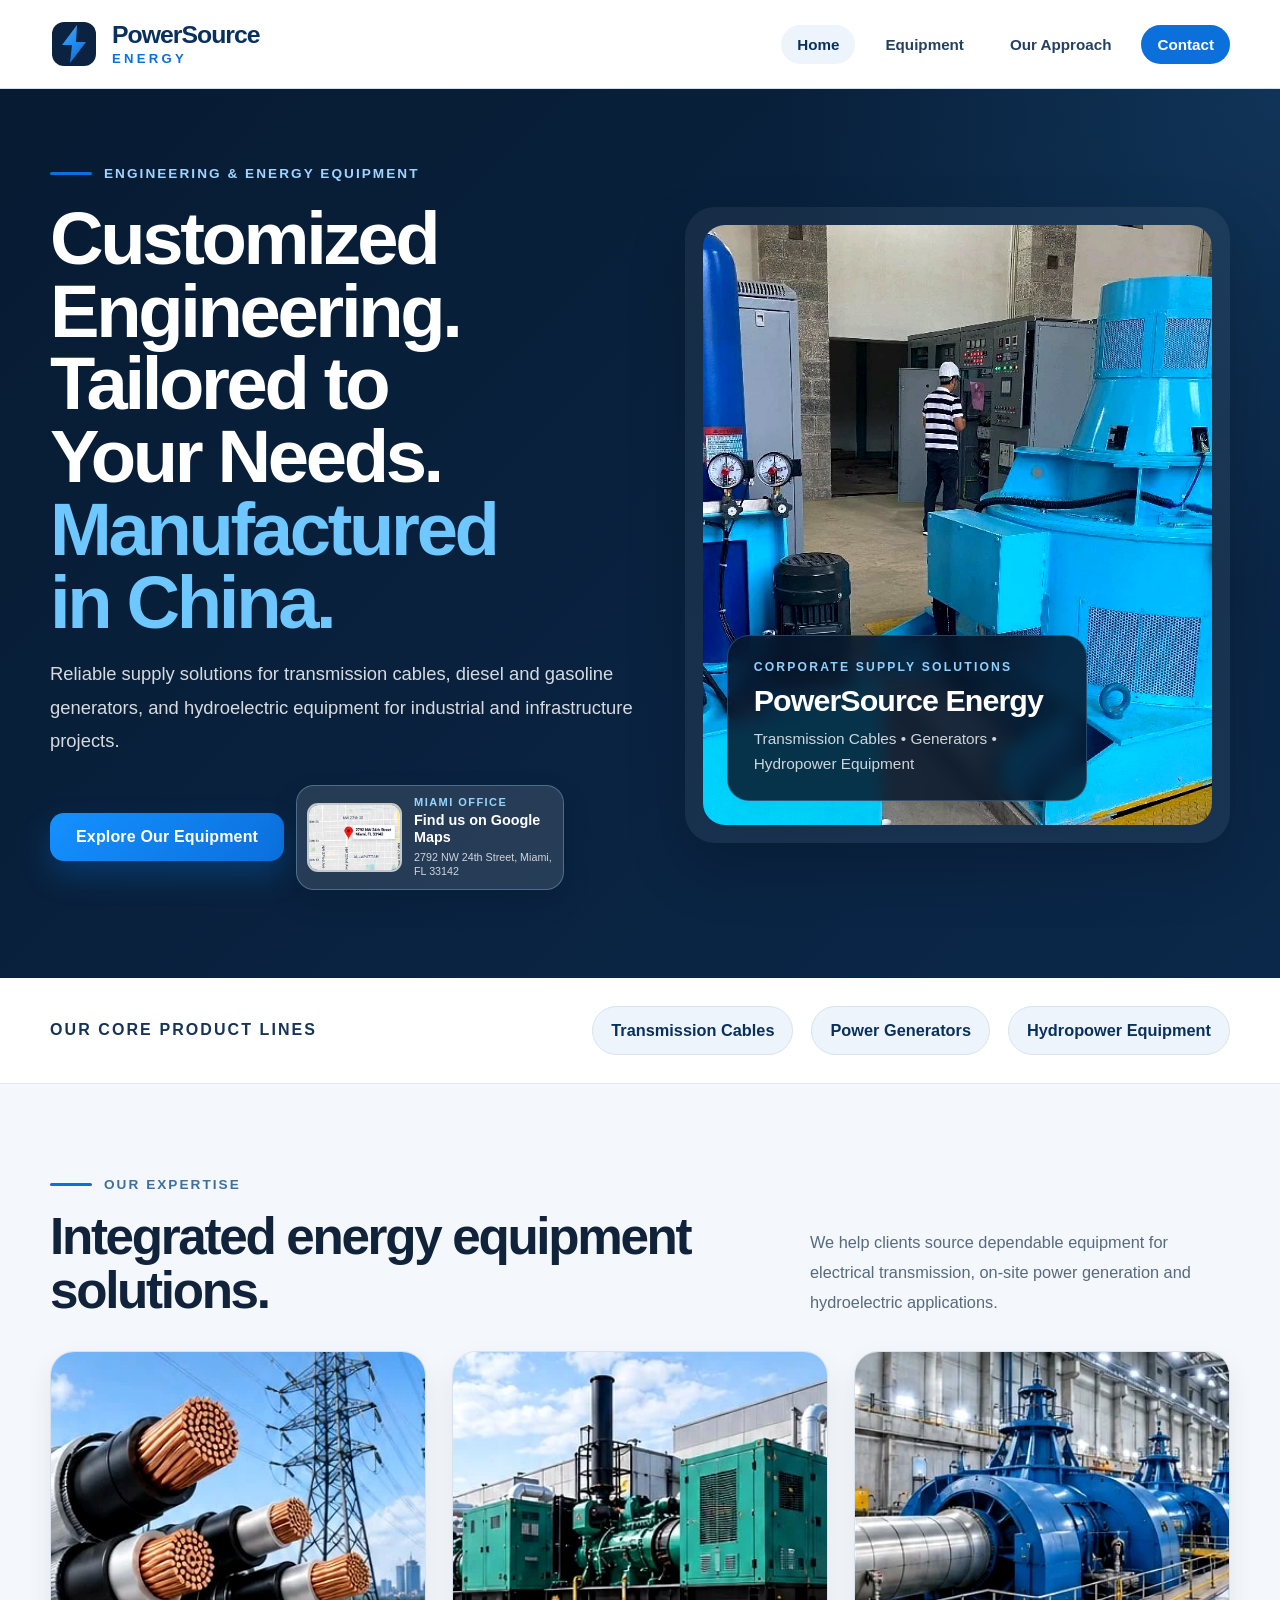
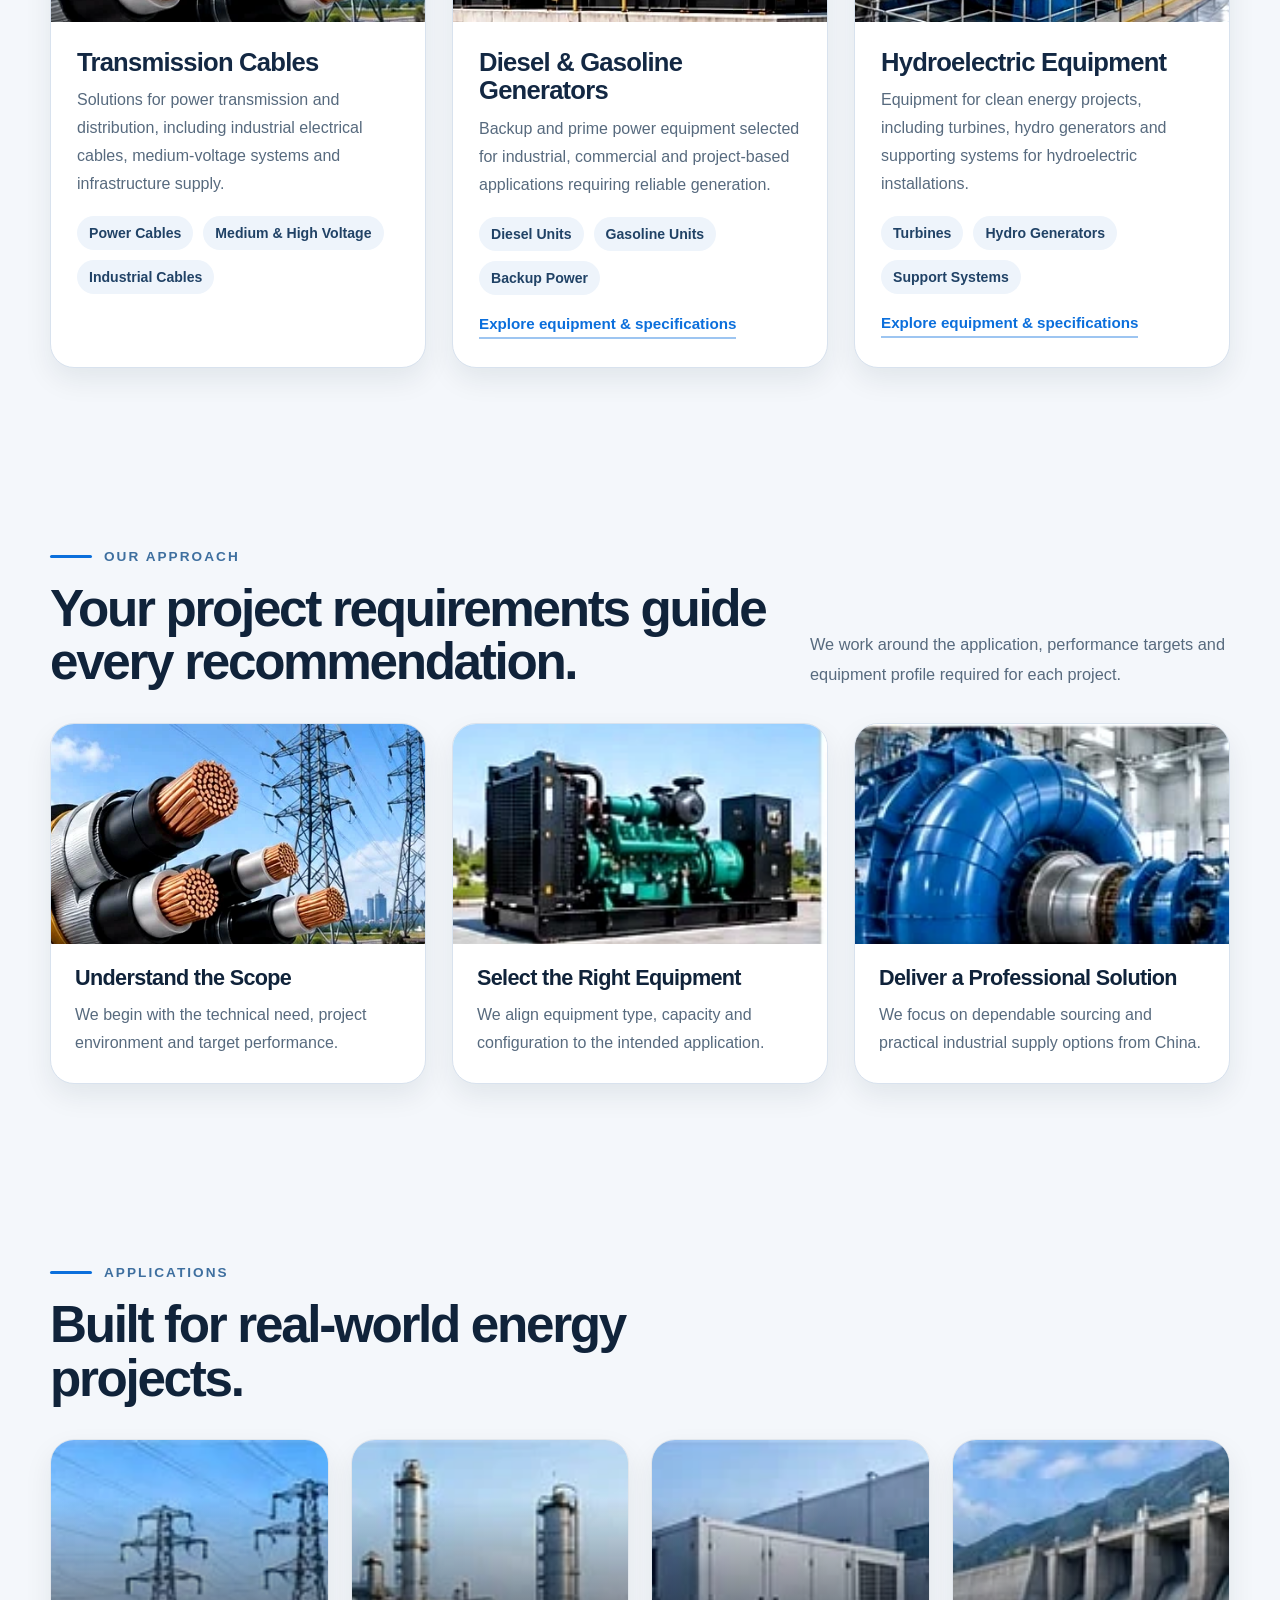
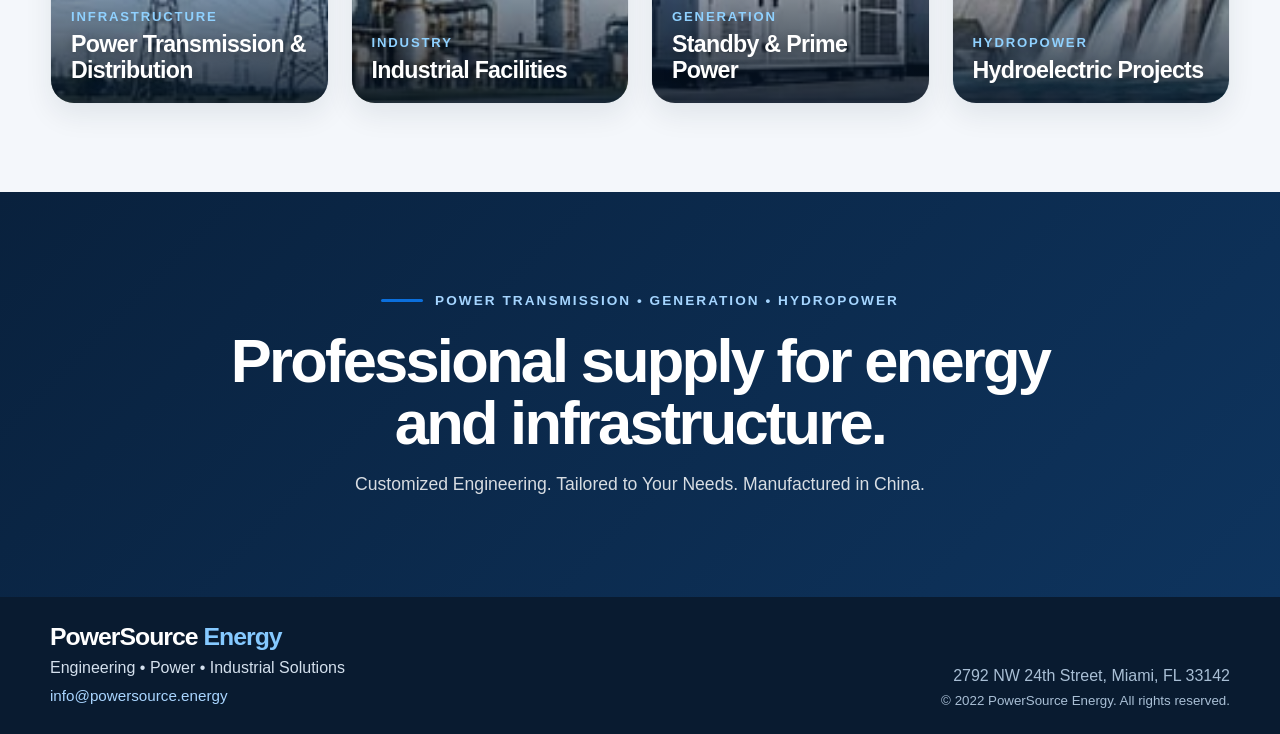
<file: index.html>
<!DOCTYPE html>

<html lang="en">
<head>
<meta charset="utf-8"/>
<meta content="width=device-width, initial-scale=1" name="viewport"/>
<meta content="#091d33" name="theme-color"/>
<meta content="PowerSource Energy supplies transmission cables, diesel and gasoline generators, and hydroelectric equipment. Customized Engineering. Tailored to Your Needs. Manufactured in China." name="description"/>
<title>PowerSource Energy | Industrial Energy Equipment</title>
<link href="assets/favicon.svg" rel="icon" type="image/svg+xml"/>
<link href="styles.css" rel="stylesheet"/>
<script defer="" src="main.js"></script>
</head>
<body class="page-home">
<a class="skip-link" href="#main">Skip to content</a>
<header class="site-header" id="top">
<div class="container header-inner">
<a aria-label="PowerSource Energy home" class="brand" href="index.html">
<span aria-hidden="true" class="brand-mark">
<svg fill="none" viewbox="0 0 48 48">
<defs>
<lineargradient gradientunits="userSpaceOnUse" id="boltGrad" x1="8" x2="38" y1="4" y2="40">
<stop stop-color="#42b0ff"></stop>
<stop offset="1" stop-color="#0c69d8"></stop>
</lineargradient>
</defs>
<rect fill="#0b2340" height="44" rx="12" width="44" x="2" y="2"></rect>
<path d="M27 5 12 25h10l-2 18 16-21H26l1-17Z" fill="url(#boltGrad)"></path>
</svg>
</span>
<span class="brand-name">
<span class="brand-main">PowerSource</span>
<span class="brand-sub">ENERGY</span>
</span>
</a>
<button aria-controls="primary-nav" aria-expanded="false" aria-label="Open navigation" class="menu-toggle">
<span></span><span></span><span></span>
</button>
<nav aria-label="Main navigation" class="nav" id="primary-nav">
<a aria-current="page" class="nav-link is-active" href="index.html">Home</a>
<a class="nav-link" href="#equipment">Equipment</a>
<a class="nav-link" href="#approach">Our Approach</a>
<a class="nav-contact" href="contact.html">Contact</a>
</nav>
</div>
</header>
<main id="main">
<section class="hero">
<div class="container hero-layout">
<div class="hero-copy reveal">
<div class="eyebrow"><span class="eyebrow-rule"></span> ENGINEERING &amp; ENERGY EQUIPMENT</div>
<h1>Customized Engineering.<br/>Tailored to Your Needs.<br/><span>Manufactured in China.</span></h1>
<p>Reliable supply solutions for transmission cables, diesel and gasoline generators, and hydroelectric equipment for industrial and infrastructure projects.</p>
<div class="hero-actions">
<a class="btn btn-primary" href="#equipment">Explore Our Equipment</a>
<a aria-label="Open Google Maps for 2792 NW 24th Street, Miami, FL 33142" class="hero-map-link" href="https://www.google.com/maps/search/?api=1&amp;query=2792+NW+24th+Street%2C+Miami%2C+FL+33142" rel="noopener noreferrer" target="_blank"><span class="mini-map-photo"><img alt="Map preview showing the PowerSource Energy Miami office" loading="lazy" src="assets/miami-location-map.webp"/><span aria-hidden="true" class="mini-map-pin">●</span></span><span class="mini-map-copy"><small>MIAMI OFFICE</small><strong>Find us on Google Maps</strong><span>2792 NW 24th Street, Miami, FL 33142</span></span></a></div>
</div>
<div class="hero-visual reveal">
<div class="hero-image-card">
<img alt="Hydroelectric equipment inside an industrial facility" class="hero-photo" fetchpriority="high" src="assets/hydro-facility-retouched.webp"/>
<div class="hero-badge">
<span class="hero-badge-label">Corporate Supply Solutions</span>
<strong>PowerSource Energy</strong>
<span class="hero-badge-meta">Transmission Cables • Generators • Hydropower Equipment</span>
</div>
</div>
</div>
</div>
</section>
<section aria-label="Main categories" class="category-strip">
<div class="container category-strip-inner">
<span class="strip-lead">Our core product lines</span>
<div class="strip-list">
<span class="strip-category-static">Transmission Cables</span>
<a class="strip-category-link" href="generators.html">Power Generators</a>
<a class="strip-category-link" href="hydropower.html">Hydropower Equipment</a>
</div>
</div>
</section>
<section class="section" id="equipment">
<div class="container">
<div class="section-heading reveal">
<div>
<span class="eyebrow dark"><span class="eyebrow-rule"></span> OUR EXPERTISE</span>
<h2>Integrated energy equipment solutions.</h2>
</div>
<p>We help clients source dependable equipment for electrical transmission, on-site power generation and hydroelectric applications.</p>
</div>
<div class="equipment-grid">
<article class="equipment-card reveal">
<div class="card-image large-title">
<img alt="Large copper-core transmission cables with power towers" loading="lazy" src="assets/transmission-cables.webp"/>
</div>
<div class="card-body">
<div class="card-title-line">
<h3>Transmission Cables</h3>
</div>
<p>Solutions for power transmission and distribution, including industrial electrical cables, medium-voltage systems and infrastructure supply.</p>
<div class="chip-line"><span>Power Cables</span><span>Medium &amp; High Voltage</span><span>Industrial Cables</span></div>
</div>
</article>
<article class="equipment-card reveal">
<div class="card-image large-title">
<img alt="Industrial diesel generators" loading="lazy" src="assets/diesel-generators.webp"/>
</div>
<div class="card-body">
<div class="card-title-line">
<h3><a class="equipment-title-link" href="generators.html">Diesel &amp; Gasoline Generators</a></h3>
</div>
<p>Backup and prime power equipment selected for industrial, commercial and project-based applications requiring reliable generation.</p>
<div class="chip-line"><span>Diesel Units</span><span>Gasoline Units</span><span>Backup Power</span></div>
<a class="details-link" href="generators.html">Explore equipment &amp; specifications</a></div>
</article>
<article class="equipment-card reveal">
<div class="card-image large-title">
<img alt="Hydroelectric turbines and generators" loading="lazy" src="assets/hydropower-turbines.webp"/>
</div>
<div class="card-body">
<div class="card-title-line">
<h3><a class="equipment-title-link" href="hydropower.html">Hydroelectric Equipment</a></h3>
</div>
<p>Equipment for clean energy projects, including turbines, hydro generators and supporting systems for hydroelectric installations.</p>
<div class="chip-line"><span>Turbines</span><span>Hydro Generators</span><span>Support Systems</span></div>
<a class="details-link" href="hydropower.html">Explore equipment &amp; specifications</a></div>
</article>
</div>
</div>
</section>

<section class="section approach" id="approach">
<div class="container">
<div class="section-heading reveal">
<div>
<span class="eyebrow dark"><span class="eyebrow-rule"></span> OUR APPROACH</span>
<h2>Your project requirements guide every recommendation.</h2>
</div>
<p>We work around the application, performance targets and equipment profile required for each project.</p>
</div>
<div class="approach-grid">
<article class="approach-photo-card reveal">
<img alt="Transmission cable product detail" loading="lazy" src="assets/transmission-cables.webp"/>
<div class="approach-content">
<h3>Understand the Scope</h3>
<p>We begin with the technical need, project environment and target performance.</p>
</div>
</article>
<article class="approach-photo-card reveal">
<img alt="Generator equipment unit" loading="lazy" src="assets/diesel-open-unit.webp"/>
<div class="approach-content">
<h3>Select the Right Equipment</h3>
<p>We align equipment type, capacity and configuration to the intended application.</p>
</div>
</article>
<article class="approach-photo-card reveal">
<img alt="Hydropower turbine in facility" loading="lazy" src="assets/hydro-francis.webp"/>
<div class="approach-content">
<h3>Deliver a Professional Solution</h3>
<p>We focus on dependable sourcing and practical industrial supply options from China.</p>
</div>
</article>
</div>
</div>
</section>
<section aria-labelledby="applications-title" class="section applications">
<div class="container">
<div class="section-heading reveal">
<div>
<span class="eyebrow dark"><span class="eyebrow-rule"></span> APPLICATIONS</span>
<h2 id="applications-title">Built for real-world energy projects.</h2>
</div>
</div>
<div class="applications-grid">
<div class="application-tile reveal">
<img alt="Electrical transmission infrastructure" loading="lazy" src="assets/power-distribution.webp"/>
<div><span>Infrastructure</span><h3>Power Transmission &amp; Distribution</h3></div>
</div>
<div class="application-tile reveal">
<img alt="Industrial plant" loading="lazy" src="assets/industrial-plant.webp"/>
<div><span>Industry</span><h3>Industrial Facilities</h3></div>
</div>
<div class="application-tile reveal">
<img alt="Backup power systems" loading="lazy" src="assets/backup-systems.webp"/>
<div><span>Generation</span><h3>Standby &amp; Prime Power</h3></div>
</div>
<div class="application-tile reveal">
<img alt="Hydroelectric project" loading="lazy" src="assets/hydroelectric-dam.webp"/>
<div><span>Hydropower</span><h3>Hydroelectric Projects</h3></div>
</div>
</div>
</div>
</section>
<section class="closing">
<div class="container closing-inner reveal">
<span class="eyebrow"><span class="eyebrow-rule"></span> POWER TRANSMISSION • GENERATION • HYDROPOWER</span>
<h2>Professional supply for energy and infrastructure.</h2>
<p>Customized Engineering. Tailored to Your Needs. Manufactured in China.</p>
</div>
</section>
</main>
<footer class="footer">
<div class="container footer-inner">
<div class="footer-brand">
<span class="footer-logo">PowerSource <span>Energy</span></span>
<span>Engineering • Power • Industrial Solutions</span><a class="footer-email" href="mailto:info@powersource.energy">info@powersource.energy</a>
</div>
<div class="footer-right">
<span>2792 NW 24th Street, Miami, FL 33142</span>
<small>© <span>2022</span> PowerSource Energy. All rights reserved.</small>
</div>
</div>
</footer>
</body>
</html>
</file>
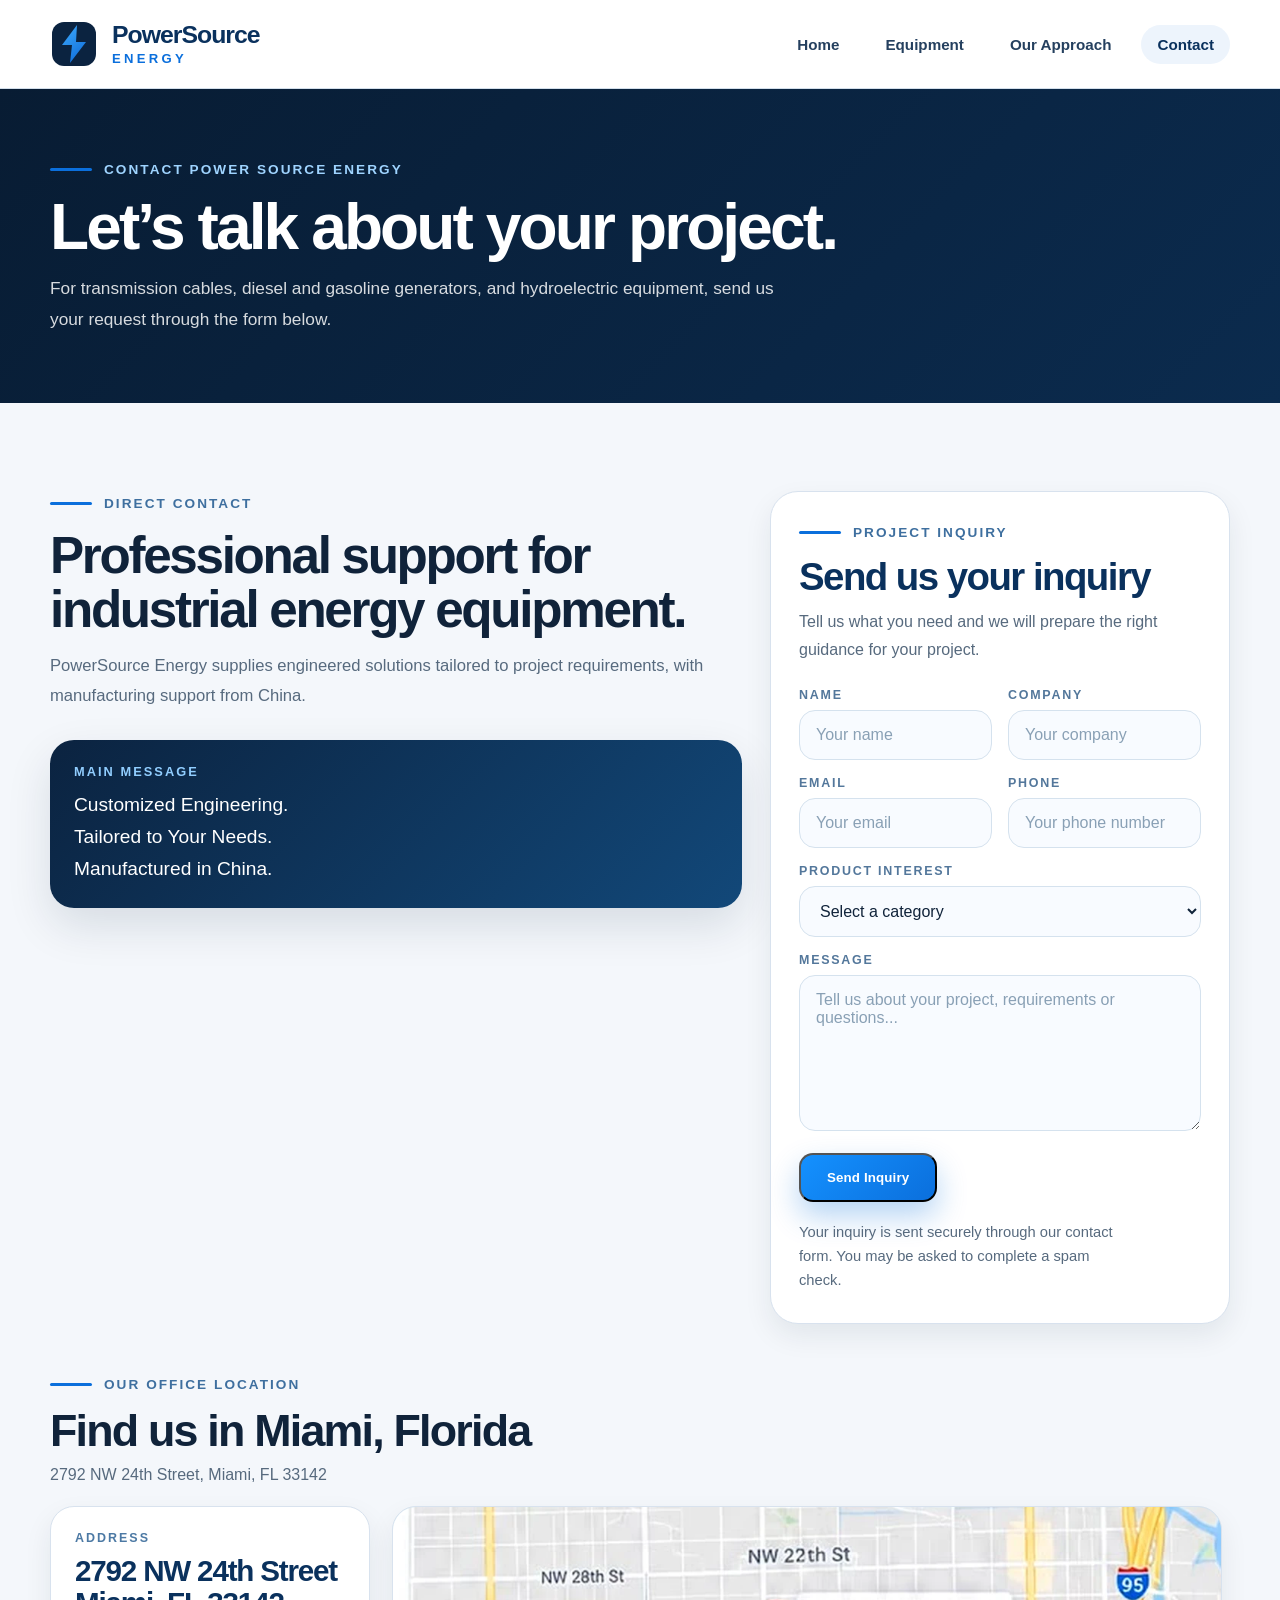
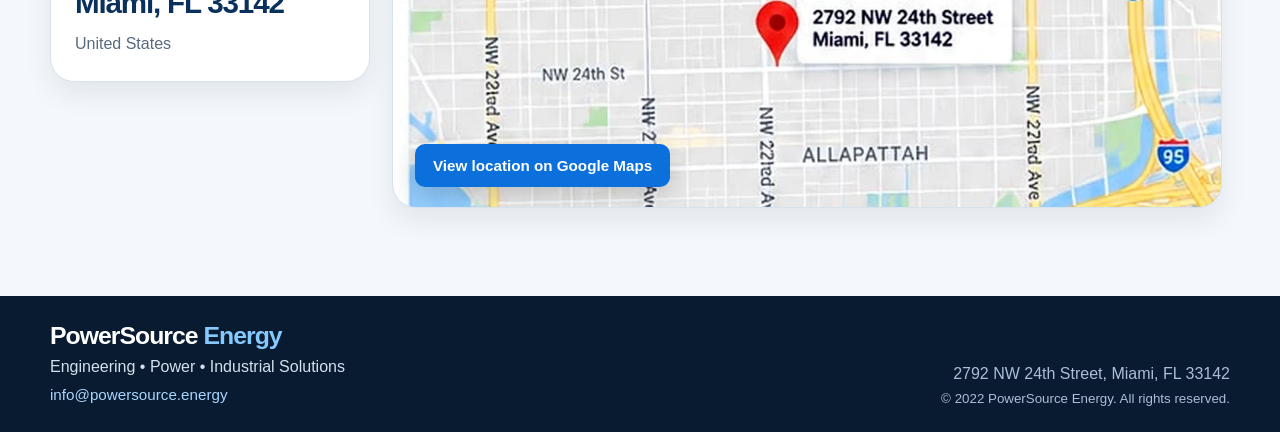
<file: contact.html>
<!DOCTYPE html>

<html lang="en">
<head>
<meta charset="utf-8"/>
<meta content="width=device-width, initial-scale=1" name="viewport"/>
<meta content="#091d33" name="theme-color"/>
<meta content="Contact PowerSource Energy for transmission cables, diesel and gasoline generators, and hydroelectric equipment." name="description"/>
<title>Contact | PowerSource Energy</title>
<link href="assets/favicon.svg" rel="icon" type="image/svg+xml"/>
<link href="styles.css" rel="stylesheet"/>
<script defer="" src="main.js"></script>
</head>
<body class="page-contact">
<a class="skip-link" href="#main">Skip to content</a>
<header class="site-header" id="top">
<div class="container header-inner">
<a aria-label="PowerSource Energy home" class="brand" href="index.html">
<span aria-hidden="true" class="brand-mark">
<svg fill="none" viewbox="0 0 48 48">
<defs>
<lineargradient gradientunits="userSpaceOnUse" id="boltGrad2" x1="8" x2="38" y1="4" y2="40">
<stop stop-color="#42b0ff"></stop>
<stop offset="1" stop-color="#0c69d8"></stop>
</lineargradient>
</defs>
<rect fill="#0b2340" height="44" rx="12" width="44" x="2" y="2"></rect>
<path d="M27 5 12 25h10l-2 18 16-21H26l1-17Z" fill="url(#boltGrad2)"></path>
</svg>
</span>
<span class="brand-name">
<span class="brand-main">PowerSource</span>
<span class="brand-sub">ENERGY</span>
</span>
</a>
<button aria-controls="primary-nav" aria-expanded="false" aria-label="Open navigation" class="menu-toggle">
<span></span><span></span><span></span>
</button>
<nav aria-label="Main navigation" class="nav" id="primary-nav">
<a class="nav-link" href="index.html">Home</a>
<a class="nav-link" href="index.html#equipment">Equipment</a>
<a class="nav-link" href="index.html#approach">Our Approach</a>
<a aria-current="page" class="nav-contact is-active" href="contact.html">Contact</a>
</nav>
</div>
</header>
<main id="main">
<section class="contact-hero">
<div class="container contact-hero-inner">
<div class="contact-hero-copy reveal">
<span class="eyebrow"><span class="eyebrow-rule"></span> CONTACT POWER SOURCE ENERGY</span>
<h1>Let’s talk about your project.</h1>
<p>For transmission cables, diesel and gasoline generators, and hydroelectric equipment, send us your request through the form below.</p>
</div>
</div>
</section>
<section class="contact-section">
<div class="container contact-grid">
<div class="contact-section-intro reveal">
<span class="eyebrow dark"><span class="eyebrow-rule"></span> DIRECT CONTACT</span>
<h2>Professional support for industrial energy equipment.</h2>
<p>PowerSource Energy supplies engineered solutions tailored to project requirements, with manufacturing support from China.</p>
<div class="contact-focus">
<span>MAIN MESSAGE</span>
<p>Customized Engineering.<br/>Tailored to Your Needs.<br/>Manufactured in China.</p>
</div>
</div>
<form class="contact-form-panel reveal" id="contactForm" action="https://formsubmit.co/info@powersource.energy" method="POST">
<input type="hidden" name="_subject" value="New project inquiry - PowerSource Energy">
<input type="hidden" name="_template" value="table">
<input type="hidden" name="_url" value="https://powersource.energy/contact.html">
<div class="form-honey" aria-hidden="true"><label>Leave this field empty<input type="text" name="_honey" tabindex="-1" autocomplete="off"></label></div>
<div class="contact-form-header">
<span class="eyebrow dark"><span class="eyebrow-rule"></span> PROJECT INQUIRY</span>
<h3>Send us your inquiry</h3>
<p>Tell us what you need and we will prepare the right guidance for your project.</p>
</div>
<div class="contact-form-grid">
<label class="form-field"><span>Name</span><input name="name" required type="text" placeholder="Your name"></label>
<label class="form-field"><span>Company</span><input name="company" type="text" placeholder="Your company"></label>
<label class="form-field"><span>Email</span><input name="email" required type="email" placeholder="Your email"></label>
<label class="form-field"><span>Phone</span><input name="phone" type="tel" placeholder="Your phone number"></label>
<label class="form-field full"><span>Product Interest</span><select name="interest" required><option value="" selected disabled>Select a category</option><option>Transmission Cables</option><option>Diesel Generators</option><option>Gasoline Generators</option><option>Hydropower Equipment</option><option>General Inquiry</option></select></label>
<label class="form-field full"><span>Message</span><textarea name="message" required placeholder="Tell us about your project, requirements or questions..."></textarea></label>
</div>
<div class="form-actions">
<button class="btn btn-primary" type="submit">Send Inquiry</button>
<p class="form-note">Your inquiry is sent securely through our contact form. You may be asked to complete a spam check.</p>
</div>
</form>
<div class="contact-location-map reveal"><div class="contact-location-heading"><span class="eyebrow dark"><span class="eyebrow-rule"></span> OUR OFFICE LOCATION</span><h2>Find us in Miami, Florida</h2><p>2792 NW 24th Street, Miami, FL 33142</p></div><div class="contact-location-layout"><div class="contact-address-card"><span class="detail-label">ADDRESS</span><h3>2792 NW 24th Street<br/>Miami, FL 33142</h3><p>United States</p></div><a aria-label="Open PowerSource Energy location in Google Maps" class="contact-map-full" href="https://www.google.com/maps/search/?api=1&amp;query=2792+NW+24th+Street%2C+Miami%2C+FL+33142" rel="noopener noreferrer" target="_blank"><img alt="Map preview of 2792 NW 24th Street, Miami, Florida" loading="lazy" src="assets/miami-location-map.webp"/><span>View location on Google Maps</span></a></div></div></div>
</section>
</main>
<footer class="footer">
<div class="container footer-inner">
<div class="footer-brand">
<span class="footer-logo">PowerSource <span>Energy</span></span>
<span>Engineering • Power • Industrial Solutions</span><a class="footer-email" href="mailto:info@powersource.energy">info@powersource.energy</a>
</div>
<div class="footer-right">
<span>2792 NW 24th Street, Miami, FL 33142</span>
<small>© <span>2022</span> PowerSource Energy. All rights reserved.</small>
</div>
</div>
</footer>
</body>
</html>
</file>
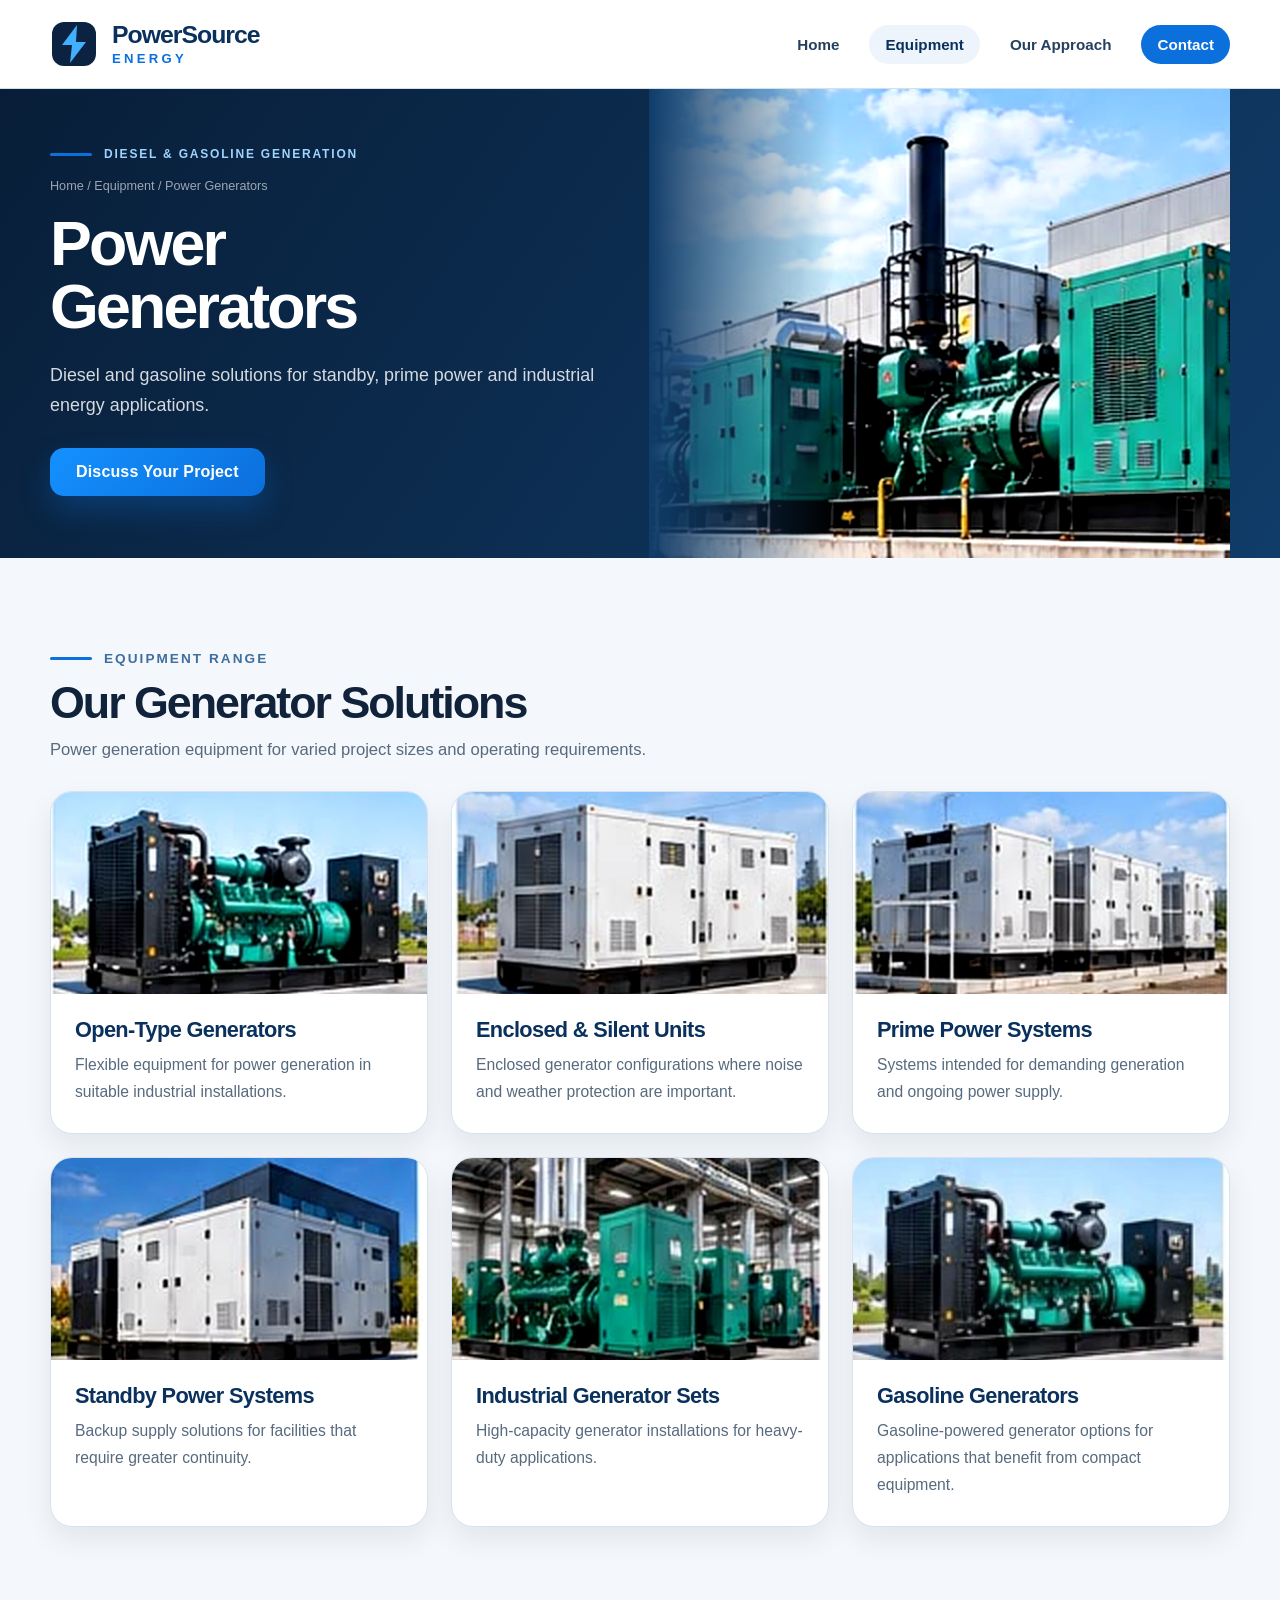
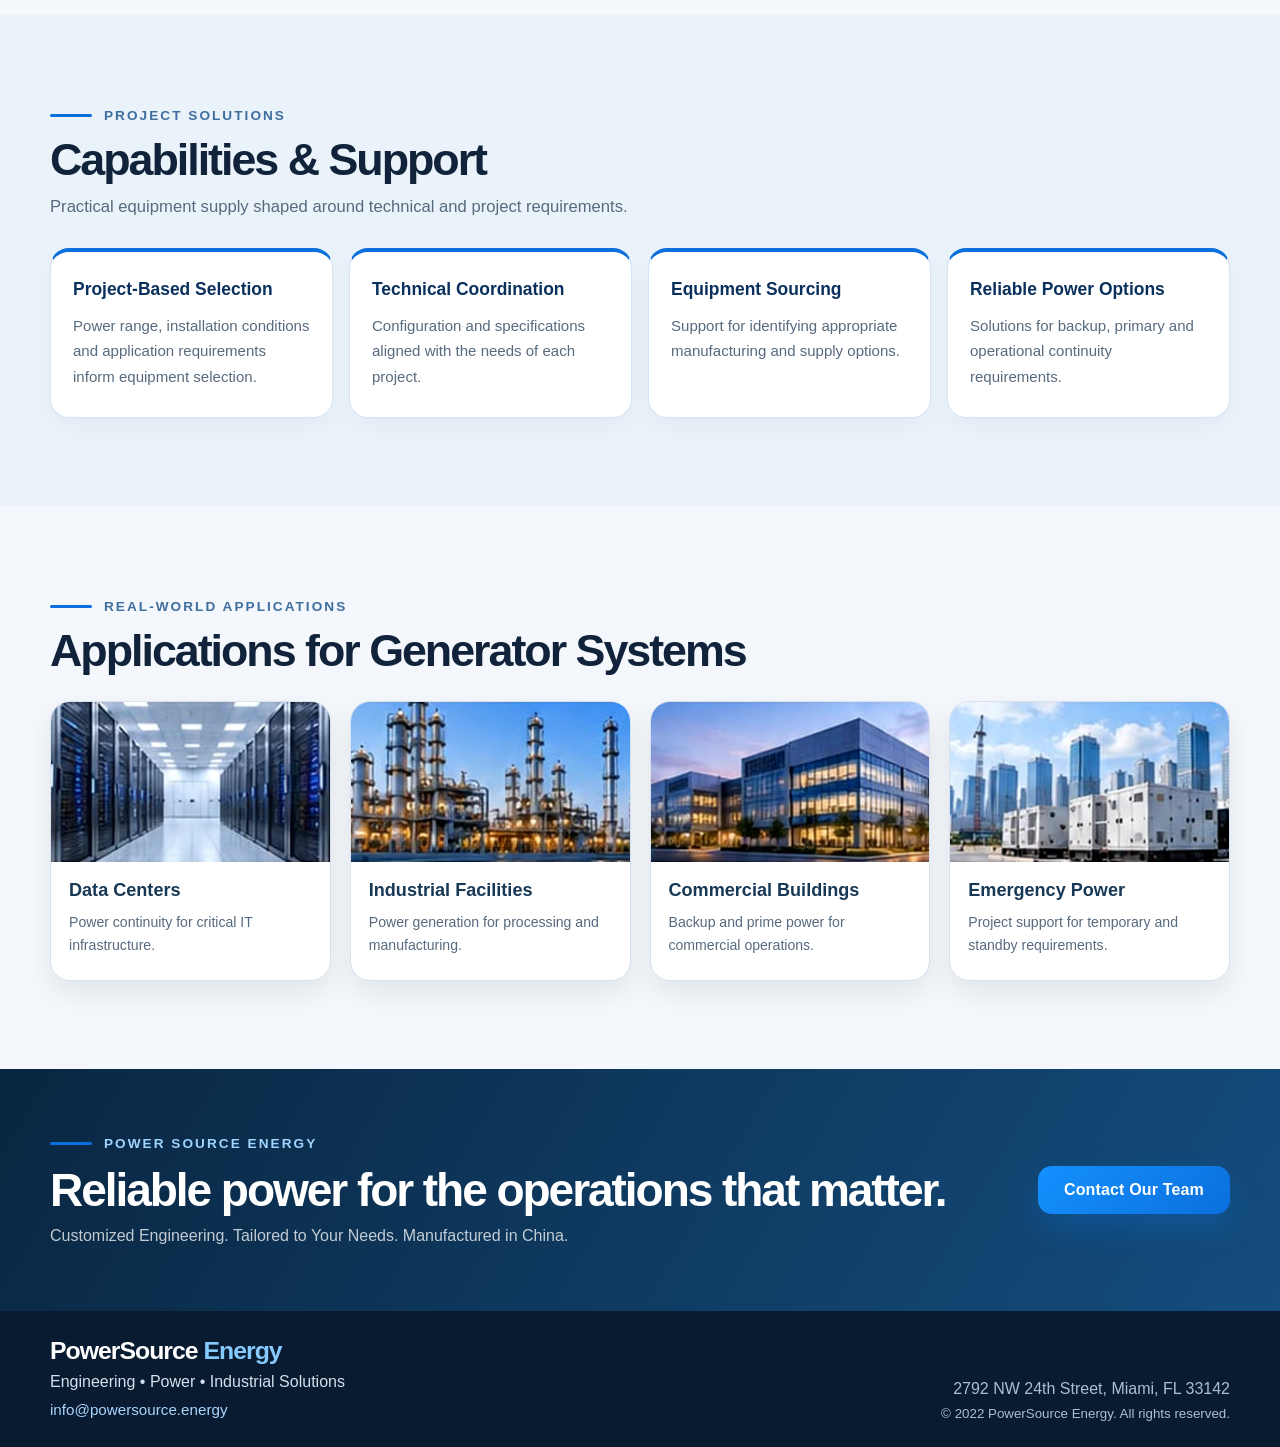
<file: generators.html>
<!doctype html><html lang="en"><head><meta charset="utf-8"><meta name="viewport" content="width=device-width,initial-scale=1"><meta name="theme-color" content="#091d33"><meta name="description" content="Power Generators – PowerSource Energy. Diesel and gasoline solutions for standby, prime power and industrial energy applications."><title>Power Generators | PowerSource Energy</title><link rel="icon" type="image/svg+xml" href="assets/favicon.svg"><link rel="stylesheet" href="styles.css"><script src="main.js" defer></script></head><body class="page-product"><a class="skip-link" href="#main">Skip to content</a><header class="site-header" id="top"><div class="container header-inner"><a class="brand" href="index.html" aria-label="PowerSource Energy home"><span class="brand-mark" aria-hidden="true"><svg viewBox="0 0 48 48" fill="none"><rect x="2" y="2" width="44" height="44" rx="12" fill="#0b2340"/><path d="M27 5 12 25h10l-2 18 16-21H26l1-17Z" fill="#42b0ff"/></svg></span><span class="brand-name"><span class="brand-main">PowerSource</span><span class="brand-sub">ENERGY</span></span></a><button class="menu-toggle" aria-label="Open navigation" aria-expanded="false" aria-controls="primary-nav"><span></span><span></span><span></span></button><nav class="nav" id="primary-nav" aria-label="Main navigation"><a class="nav-link" href="index.html">Home</a><a class="nav-link is-active" href="index.html#equipment">Equipment</a><a class="nav-link" href="index.html#approach">Our Approach</a><a class="nav-contact" href="contact.html">Contact</a></nav></div></header><main id="main">
      <section class="product-hero"><div class="container product-hero-grid"><div class="product-hero-copy"><span class="eyebrow"><span class="eyebrow-rule"></span> DIESEL &amp; GASOLINE GENERATION</span><p class="breadcrumbs"><a href="index.html">Home</a><span> / </span><a href="index.html#equipment">Equipment</a><span> / </span>Power Generators</p><h1>Power Generators</h1><p>Diesel and gasoline solutions for standby, prime power and industrial energy applications.</p><a class="btn btn-primary" href="contact.html">Discuss Your Project</a></div><div class="product-hero-media"><img src="assets/generator-banner.webp" alt="Power Generators" fetchpriority="high"></div></div></section>
      <section class="section product-list-section"><div class="container"><div class="product-heading"><span class="eyebrow dark"><span class="eyebrow-rule"></span> EQUIPMENT RANGE</span><h2>Our Generator Solutions</h2><p>Power generation equipment for varied project sizes and operating requirements.</p></div><div class="product-detail-grid"><article class="product-detail-card reveal"><div class="product-detail-image"><img src="assets/generator-product-1.webp" alt="Industrial open-type generator" loading="lazy"></div><div class="product-detail-copy"><h3>Open-Type Generators</h3><p>Flexible equipment for power generation in suitable industrial installations.</p></div></article><article class="product-detail-card reveal"><div class="product-detail-image"><img src="assets/generator-product-2.webp" alt="Enclosed industrial generator" loading="lazy"></div><div class="product-detail-copy"><h3>Enclosed &amp; Silent Units</h3><p>Enclosed generator configurations where noise and weather protection are important.</p></div></article><article class="product-detail-card reveal"><div class="product-detail-image"><img src="assets/generator-product-3.webp" alt="Multiple prime power generator units" loading="lazy"></div><div class="product-detail-copy"><h3>Prime Power Systems</h3><p>Systems intended for demanding generation and ongoing power supply.</p></div></article><article class="product-detail-card reveal"><div class="product-detail-image"><img src="assets/generator-product-4.webp" alt="Large industrial standby generator" loading="lazy"></div><div class="product-detail-copy"><h3>Standby Power Systems</h3><p>Backup supply solutions for facilities that require greater continuity.</p></div></article><article class="product-detail-card reveal"><div class="product-detail-image"><img src="assets/generator-product-5.webp" alt="Industrial diesel generator machinery" loading="lazy"></div><div class="product-detail-copy"><h3>Industrial Generator Sets</h3><p>High-capacity generator installations for heavy-duty applications.</p></div></article><article class="product-detail-card reveal"><div class="product-detail-image"><img src="assets/diesel-open-unit.webp" alt="Reference power generation equipment" loading="lazy"></div><div class="product-detail-copy"><h3>Gasoline Generators</h3><p>Gasoline-powered generator options for applications that benefit from compact equipment.</p></div></article></div></div></section>
      <section class="section capability-section"><div class="container"><div class="product-heading"><span class="eyebrow dark"><span class="eyebrow-rule"></span> PROJECT SOLUTIONS</span><h2>Capabilities &amp; Support</h2><p>Practical equipment supply shaped around technical and project requirements.</p></div><div class="capability-grid"><div class="capability-item"><h3>Project-Based Selection</h3><p>Power range, installation conditions and application requirements inform equipment selection.</p></div><div class="capability-item"><h3>Technical Coordination</h3><p>Configuration and specifications aligned with the needs of each project.</p></div><div class="capability-item"><h3>Equipment Sourcing</h3><p>Support for identifying appropriate manufacturing and supply options.</p></div><div class="capability-item"><h3>Reliable Power Options</h3><p>Solutions for backup, primary and operational continuity requirements.</p></div></div></div></section>
      <section class="section product-application-section"><div class="container"><div class="product-heading"><span class="eyebrow dark"><span class="eyebrow-rule"></span> REAL-WORLD APPLICATIONS</span><h2>Applications for Generator Systems</h2></div><div class="product-application-grid"><article class="product-application reveal"><img src="assets/generator-application-1.webp" alt="Data Centers" loading="lazy"><div><h3>Data Centers</h3><p>Power continuity for critical IT infrastructure.</p></div></article><article class="product-application reveal"><img src="assets/generator-application-2.webp" alt="Industrial Facilities" loading="lazy"><div><h3>Industrial Facilities</h3><p>Power generation for processing and manufacturing.</p></div></article><article class="product-application reveal"><img src="assets/generator-application-3.webp" alt="Commercial Buildings" loading="lazy"><div><h3>Commercial Buildings</h3><p>Backup and prime power for commercial operations.</p></div></article><article class="product-application reveal"><img src="assets/generator-application-4.webp" alt="Emergency Power" loading="lazy"><div><h3>Emergency Power</h3><p>Project support for temporary and standby requirements.</p></div></article></div></div></section>
      <section class="product-cta"><div class="container product-cta-inner"><div><span class="eyebrow"><span class="eyebrow-rule"></span> POWER SOURCE ENERGY</span><h2>Reliable power for the operations that matter.</h2><p>Customized Engineering. Tailored to Your Needs. Manufactured in China.</p></div><a class="btn btn-primary" href="contact.html">Contact Our Team</a></div></section>
      </main><footer class="footer"><div class="container footer-inner"><div class="footer-brand"><span class="footer-logo">PowerSource <span>Energy</span></span><span>Engineering • Power • Industrial Solutions</span><a class="footer-email" href="mailto:info@powersource.energy">info@powersource.energy</a></div><div class="footer-right"><span>2792 NW 24th Street, Miami, FL 33142</span><small>© <span>2022</span> PowerSource Energy. All rights reserved.</small></div></div></footer></body></html>
</file>
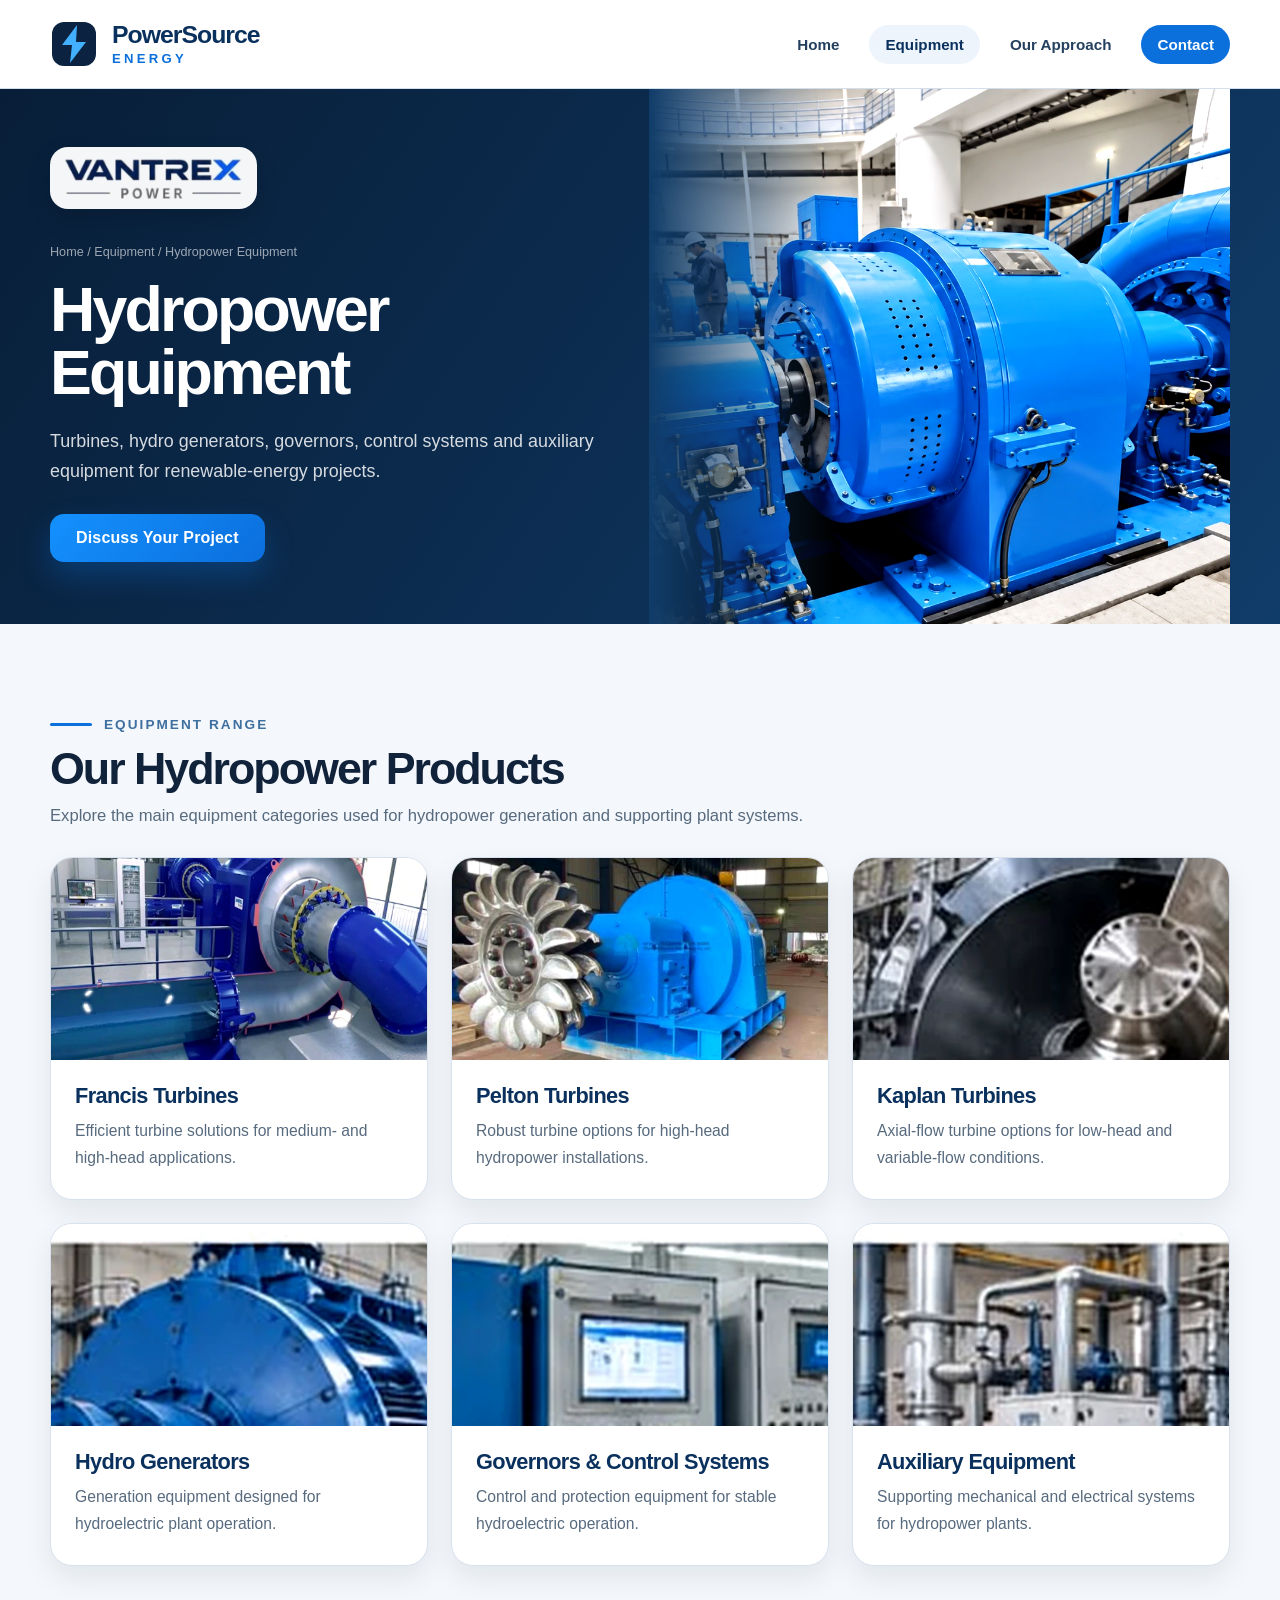
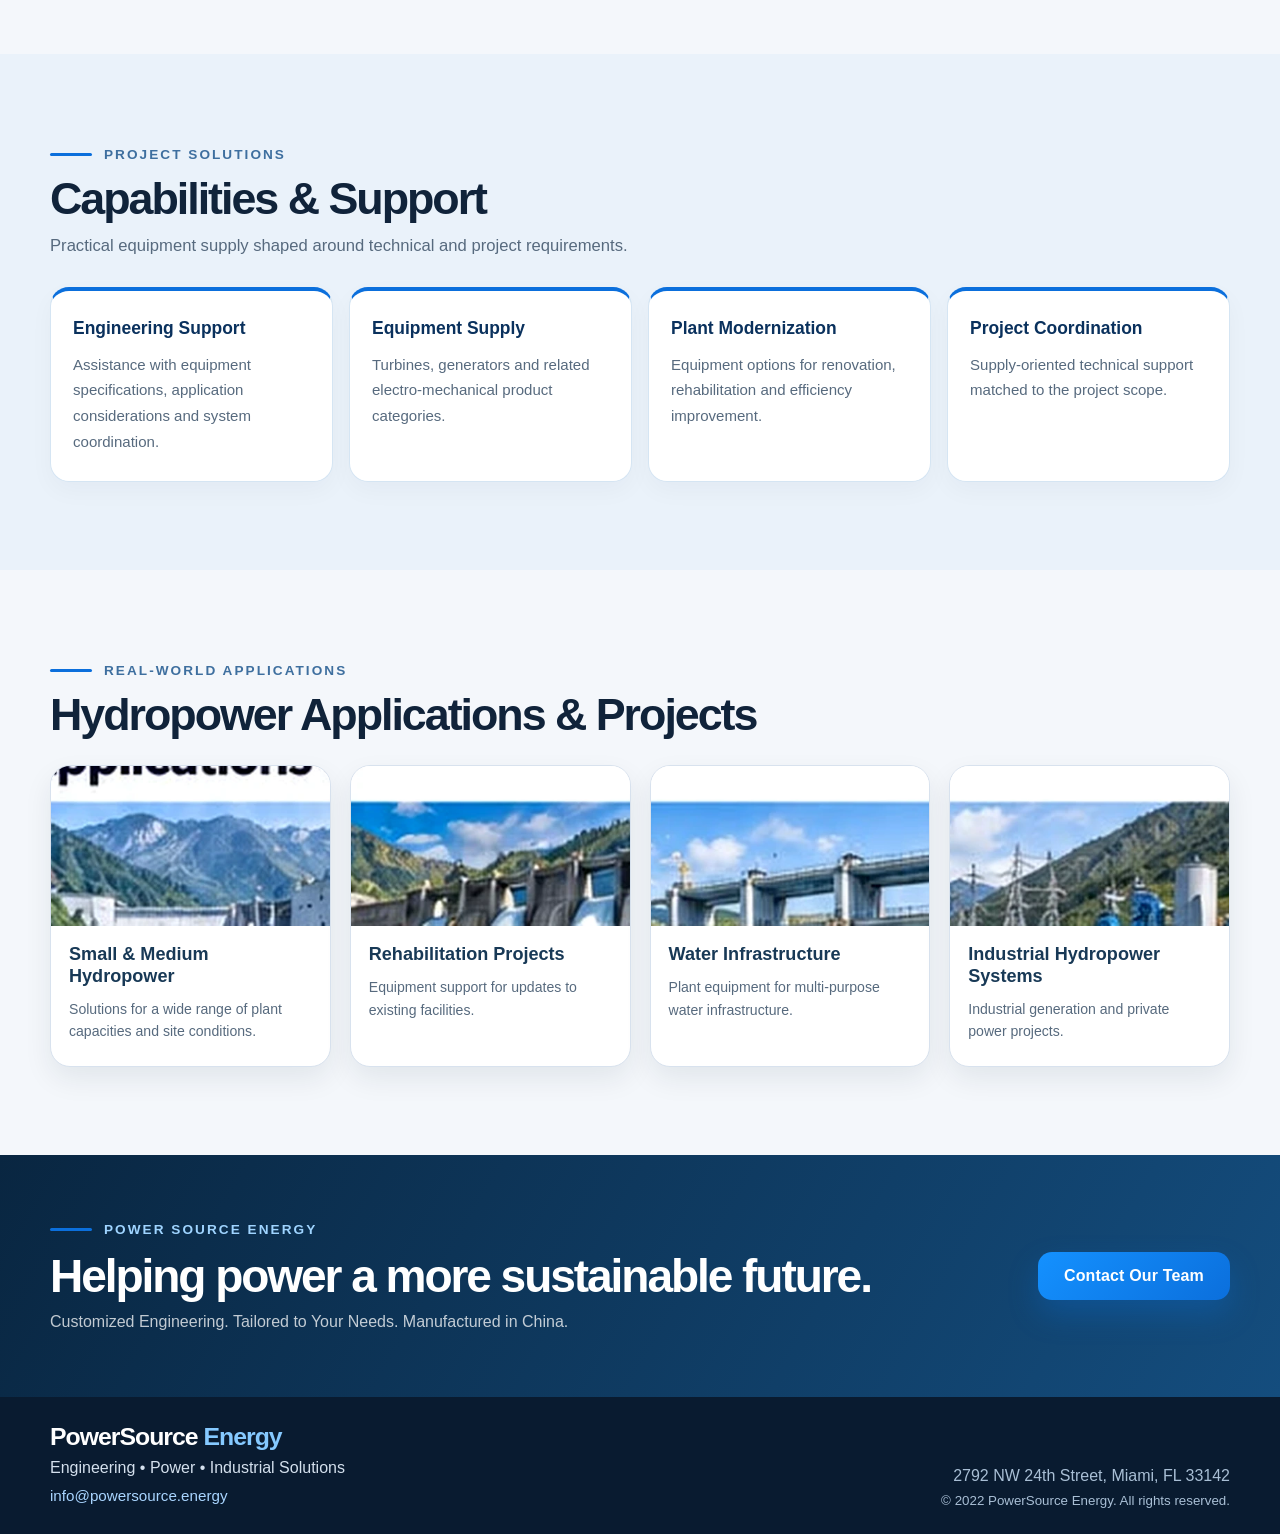
<file: hydropower.html>
<!doctype html><html lang="en"><head><meta charset="utf-8"><meta name="viewport" content="width=device-width,initial-scale=1"><meta name="theme-color" content="#091d33"><meta name="description" content="Hydropower Equipment – PowerSource Energy. Turbines, hydro generators, governors, control systems and auxiliary equipment for renewable-energy projects."><title>Hydropower Equipment | PowerSource Energy</title><link rel="icon" type="image/svg+xml" href="assets/favicon.svg"><link rel="stylesheet" href="styles.css"><script src="main.js" defer></script></head><body class="page-product"><a class="skip-link" href="#main">Skip to content</a><header class="site-header" id="top"><div class="container header-inner"><a class="brand" href="index.html" aria-label="PowerSource Energy home"><span class="brand-mark" aria-hidden="true"><svg viewBox="0 0 48 48" fill="none"><rect x="2" y="2" width="44" height="44" rx="12" fill="#0b2340"/><path d="M27 5 12 25h10l-2 18 16-21H26l1-17Z" fill="#42b0ff"/></svg></span><span class="brand-name"><span class="brand-main">PowerSource</span><span class="brand-sub">ENERGY</span></span></a><button class="menu-toggle" aria-label="Open navigation" aria-expanded="false" aria-controls="primary-nav"><span></span><span></span><span></span></button><nav class="nav" id="primary-nav" aria-label="Main navigation"><a class="nav-link" href="index.html">Home</a><a class="nav-link is-active" href="index.html#equipment">Equipment</a><a class="nav-link" href="index.html#approach">Our Approach</a><a class="nav-contact" href="contact.html">Contact</a></nav></div></header><main id="main">
      <section class="product-hero"><div class="container product-hero-grid"><div class="product-hero-copy"><div class="product-logo" aria-label="VANTREX Power"><img src="assets/vantrex-logo.webp" alt="VANTREX Power logo"></div><p class="breadcrumbs"><a href="index.html">Home</a><span> / </span><a href="index.html#equipment">Equipment</a><span> / </span>Hydropower Equipment</p><h1>Hydropower Equipment</h1><p>Turbines, hydro generators, governors, control systems and auxiliary equipment for renewable-energy projects.</p><a class="btn btn-primary" href="contact.html">Discuss Your Project</a></div><div class="product-hero-media"><img src="assets/hydro-banner.webp" alt="Hydropower generating unit for the hydropower equipment section" fetchpriority="high"></div></div></section>
      <section class="section product-list-section"><div class="container"><div class="product-heading"><span class="eyebrow dark"><span class="eyebrow-rule"></span> EQUIPMENT RANGE</span><h2>Our Hydropower Products</h2><p>Explore the main equipment categories used for hydropower generation and supporting plant systems.</p></div><div class="product-detail-grid"><article class="product-detail-card reveal"><div class="product-detail-image"><img src="assets/hydro-product-1.webp" alt="Francis hydropower turbine" loading="lazy"></div><div class="product-detail-copy"><h3>Francis Turbines</h3><p>Efficient turbine solutions for medium- and high-head applications.</p></div></article><article class="product-detail-card reveal"><div class="product-detail-image"><img src="assets/hydro-product-2.webp" alt="Pelton hydropower turbine" loading="lazy"></div><div class="product-detail-copy"><h3>Pelton Turbines</h3><p>Robust turbine options for high-head hydropower installations.</p></div></article><article class="product-detail-card reveal"><div class="product-detail-image"><img src="assets/hydro-product-3.webp" alt="Kaplan turbine propeller" loading="lazy"></div><div class="product-detail-copy"><h3>Kaplan Turbines</h3><p>Axial-flow turbine options for low-head and variable-flow conditions.</p></div></article><article class="product-detail-card reveal"><div class="product-detail-image"><img src="assets/hydro-product-4.webp" alt="Blue hydroelectric generator" loading="lazy"></div><div class="product-detail-copy"><h3>Hydro Generators</h3><p>Generation equipment designed for hydroelectric plant operation.</p></div></article><article class="product-detail-card reveal"><div class="product-detail-image"><img src="assets/hydro-product-5.webp" alt="Hydropower electronic control systems" loading="lazy"></div><div class="product-detail-copy"><h3>Governors &amp; Control Systems</h3><p>Control and protection equipment for stable hydroelectric operation.</p></div></article><article class="product-detail-card reveal"><div class="product-detail-image"><img src="assets/hydro-product-6.webp" alt="Hydroelectric auxiliary machinery" loading="lazy"></div><div class="product-detail-copy"><h3>Auxiliary Equipment</h3><p>Supporting mechanical and electrical systems for hydropower plants.</p></div></article></div></div></section>
      <section class="section capability-section"><div class="container"><div class="product-heading"><span class="eyebrow dark"><span class="eyebrow-rule"></span> PROJECT SOLUTIONS</span><h2>Capabilities &amp; Support</h2><p>Practical equipment supply shaped around technical and project requirements.</p></div><div class="capability-grid"><div class="capability-item"><h3>Engineering Support</h3><p>Assistance with equipment specifications, application considerations and system coordination.</p></div><div class="capability-item"><h3>Equipment Supply</h3><p>Turbines, generators and related electro-mechanical product categories.</p></div><div class="capability-item"><h3>Plant Modernization</h3><p>Equipment options for renovation, rehabilitation and efficiency improvement.</p></div><div class="capability-item"><h3>Project Coordination</h3><p>Supply-oriented technical support matched to the project scope.</p></div></div></div></section>
      <section class="section product-application-section"><div class="container"><div class="product-heading"><span class="eyebrow dark"><span class="eyebrow-rule"></span> REAL-WORLD APPLICATIONS</span><h2>Hydropower Applications &amp; Projects</h2></div><div class="product-application-grid"><article class="product-application reveal"><img src="assets/hydro-application-1.webp" alt="Small &amp; Medium Hydropower" loading="lazy"><div><h3>Small &amp; Medium Hydropower</h3><p>Solutions for a wide range of plant capacities and site conditions.</p></div></article><article class="product-application reveal"><img src="assets/hydro-application-2.webp" alt="Rehabilitation Projects" loading="lazy"><div><h3>Rehabilitation Projects</h3><p>Equipment support for updates to existing facilities.</p></div></article><article class="product-application reveal"><img src="assets/hydro-application-3.webp" alt="Water Infrastructure" loading="lazy"><div><h3>Water Infrastructure</h3><p>Plant equipment for multi-purpose water infrastructure.</p></div></article><article class="product-application reveal"><img src="assets/hydro-application-4.webp" alt="Industrial Hydropower Systems" loading="lazy"><div><h3>Industrial Hydropower Systems</h3><p>Industrial generation and private power projects.</p></div></article></div></div></section>
      <section class="product-cta"><div class="container product-cta-inner"><div><span class="eyebrow"><span class="eyebrow-rule"></span> POWER SOURCE ENERGY</span><h2>Helping power a more sustainable future.</h2><p>Customized Engineering. Tailored to Your Needs. Manufactured in China.</p></div><a class="btn btn-primary" href="contact.html">Contact Our Team</a></div></section>
      </main><footer class="footer"><div class="container footer-inner"><div class="footer-brand"><span class="footer-logo">PowerSource <span>Energy</span></span><span>Engineering • Power • Industrial Solutions</span><a class="footer-email" href="mailto:info@powersource.energy">info@powersource.energy</a></div><div class="footer-right"><span>2792 NW 24th Street, Miami, FL 33142</span><small>© <span>2022</span> PowerSource Energy. All rights reserved.</small></div></div></footer></body></html>
</file>
<file: styles.css>
:root{
  --bg:#f4f7fb;
  --surface:#ffffff;
  --surface-soft:#eef4fb;
  --text:#10233a;
  --text-soft:#576a7e;
  --line:#d8e2ee;
  --line-strong:#b8cade;
  --primary:#0b6fdc;
  --primary-dark:#0a315d;
  --hero:#071b32;
  --hero-2:#0b284a;
  --shadow:0 18px 45px rgba(8,30,54,.12);
  --shadow-soft:0 12px 28px rgba(10,32,57,.08);
  --radius:24px;
  --radius-sm:16px;
  --container:min(1180px, calc(100vw - 48px));
}
*{box-sizing:border-box}
html{scroll-behavior:smooth}
body{margin:0;font-family:Inter,Segoe UI,Arial,sans-serif;background:var(--bg);color:var(--text);-webkit-font-smoothing:antialiased;text-rendering:optimizeLegibility}
a{color:inherit;text-decoration:none}
img{display:block;max-width:100%}
.container{width:var(--container);margin:0 auto}
.skip-link{position:absolute;left:-9999px}
.skip-link:focus{left:10px;top:10px;background:#fff;padding:10px 12px;border-radius:8px;z-index:30}

.site-header{position:sticky;top:0;z-index:20;background:rgba(255,255,255,.95);backdrop-filter:blur(14px);border-bottom:1px solid rgba(201,215,231,.8)}
.header-inner{display:flex;align-items:center;justify-content:space-between;gap:20px;min-height:88px}
.brand{display:flex;align-items:center;gap:14px;min-width:0}
.brand-mark{width:48px;height:48px;display:block;flex:0 0 48px}
.brand-mark svg{width:100%;height:100%}
.brand-name{display:flex;flex-direction:column;line-height:1}
.brand-main{font-size:1.55rem;font-weight:900;letter-spacing:-.04em;color:var(--primary-dark)}
.brand-sub{font-size:.82rem;font-weight:800;letter-spacing:.25em;color:var(--primary);margin-top:5px}
.nav{display:flex;align-items:center;gap:14px}
.nav-link,.nav-contact{padding:11px 16px;border-radius:999px;font-weight:700;color:#25405f;font-size:.95rem;transition:.25s ease}
.nav-link:hover,.nav-contact:hover,.nav-link.is-active,.nav-contact.is-active{background:#edf4fc;color:var(--primary-dark)}
.nav-contact{background:var(--primary);color:#fff}
.nav-contact:hover{background:#0a63c3;color:#fff}
.menu-toggle{display:none;border:0;background:none;padding:0;width:46px;height:46px;border-radius:12px;align-items:center;justify-content:center;flex-direction:column;gap:5px;cursor:pointer}
.menu-toggle span{display:block;width:22px;height:2px;background:#17314f;border-radius:10px;transition:.25s ease}
body.menu-open{overflow:hidden}

.hero{background:radial-gradient(circle at top right, rgba(66,176,255,.12), transparent 32%),linear-gradient(135deg,var(--hero),var(--hero-2));padding:44px 0 60px;overflow:hidden}
.hero-layout{display:grid;grid-template-columns:minmax(0,1.04fr) minmax(0,.96fr);gap:44px;align-items:center}
.hero-copy{color:#fff;padding:28px 0}
.eyebrow{display:inline-flex;align-items:center;gap:12px;font-size:.85rem;font-weight:800;letter-spacing:.18em;color:#9fd4ff;text-transform:uppercase}
.eyebrow.dark{color:#3e6f9f}
.eyebrow-rule{width:42px;height:3px;border-radius:999px;background:var(--primary)}
.hero h1{margin:22px 0 18px;font-size:clamp(3rem,6vw,5.15rem);line-height:.95;letter-spacing:-.055em;font-weight:900;max-width:10.5ch}
.hero h1 span{color:#6ec7ff}
.hero p{max-width:640px;margin:0 0 28px;color:rgba(255,255,255,.84);font-size:1.15rem;line-height:1.8}
.hero-actions{display:flex;align-items:center;gap:16px;flex-wrap:wrap}
.btn{display:inline-flex;align-items:center;justify-content:center;padding:15px 26px;border-radius:14px;font-weight:800;letter-spacing:.01em;transition:.25s ease}
.btn-primary{background:linear-gradient(135deg,#1491ff,#0b6fdc);color:#fff;box-shadow:0 14px 30px rgba(11,111,220,.3)}
.btn-primary:hover{transform:translateY(-1px);box-shadow:0 18px 35px rgba(11,111,220,.35)}
.hero-visual{position:relative}
.hero-image-card{position:relative;background:rgba(255,255,255,.06);padding:18px;border-radius:30px;box-shadow:0 26px 60px rgba(0,0,0,.18)}
.hero-photo{width:100%;height:600px;object-fit:cover;border-radius:22px;filter:saturate(1.03) contrast(1.03)}
.hero-badge{position:absolute;left:42px;bottom:42px;max-width:360px;background:rgba(7,24,45,.86);backdrop-filter:blur(8px);padding:24px 26px;border-radius:22px;border:1px solid rgba(138,195,255,.25);color:#fff;box-shadow:var(--shadow-soft)}
.hero-badge-label{display:block;font-size:.76rem;letter-spacing:.18em;text-transform:uppercase;color:#8ed0ff;font-weight:800;margin-bottom:10px}
.hero-badge strong{display:block;font-size:1.9rem;line-height:1.1;letter-spacing:-.03em}
.hero-badge-meta{display:block;margin-top:10px;color:rgba(255,255,255,.8);font-size:.96rem;line-height:1.6}

.category-strip{background:#fff;border-bottom:1px solid #dde7f2}
.category-strip-inner{display:flex;align-items:center;justify-content:space-between;gap:24px;padding:28px 0;flex-wrap:wrap}
.strip-lead{font-weight:900;color:#16345a;font-size:1rem;text-transform:uppercase;letter-spacing:.13em}
.strip-list{display:flex;gap:16px 18px;flex-wrap:wrap}
.strip-list span{display:inline-flex;align-items:center;justify-content:center;background:var(--surface-soft);border:1px solid var(--line);color:var(--primary-dark);padding:14px 18px;border-radius:999px;font-weight:800;font-size:1.02rem}

.section{padding:88px 0}
.section-heading{display:grid;grid-template-columns:minmax(0,1fr) minmax(280px,420px);gap:28px;align-items:end;margin-bottom:34px}
.section-heading h2{margin:18px 0 0;font-size:clamp(2rem,4vw,3.25rem);line-height:1;letter-spacing:-.04em;color:#10233a}
.section-heading p{margin:0;color:var(--text-soft);font-size:1.02rem;line-height:1.85}

.equipment-grid{display:grid;grid-template-columns:repeat(3,minmax(0,1fr));gap:26px}
.equipment-card,.approach-photo-card,.contact-info-panel{background:var(--surface);border-radius:24px;border:1px solid var(--line);box-shadow:var(--shadow-soft);overflow:hidden}
.card-image{position:relative;height:270px;background:#dce8f5}
.card-image img{width:100%;height:100%;object-fit:cover}
.card-body{padding:26px 26px 28px}
.card-title-line{display:flex;align-items:flex-start;justify-content:space-between;gap:12px;margin-bottom:10px}
.card-body h3{margin:0;font-size:1.6rem;line-height:1.1;letter-spacing:-.03em;color:#132843}
.card-body p{margin:0 0 18px;color:var(--text-soft);line-height:1.75;font-size:1rem}
.chip-line{display:flex;gap:10px;flex-wrap:wrap}
.chip-line span{padding:9px 12px;border-radius:999px;background:#eef4fb;color:#204266;font-size:.88rem;font-weight:700}

.feature-section{padding-top:10px}
.feature-grid{display:grid;grid-template-columns:minmax(0,.93fr) minmax(0,1.07fr);gap:34px;align-items:center}
.feature-visual-frame{background:var(--surface);padding:26px;border-radius:28px;border:1px solid var(--line);box-shadow:var(--shadow);min-height:460px;display:flex;align-items:center;justify-content:center}
.feature-visual-frame img{max-height:405px;width:auto;max-width:100%;object-fit:contain}
.feature-content{background:var(--surface);padding:34px;border-radius:28px;border:1px solid var(--line);box-shadow:var(--shadow-soft)}
.feature-tag{display:inline-flex;margin:18px 0 16px;background:#ecf5ff;color:var(--primary-dark);font-weight:800;letter-spacing:.14em;text-transform:uppercase;font-size:.76rem;padding:10px 13px;border-radius:999px}
.feature-content h2{margin:0 0 16px;font-size:clamp(2rem,4vw,3.15rem);line-height:1.02;letter-spacing:-.04em}
.feature-content p{margin:0;color:var(--text-soft);font-size:1.02rem;line-height:1.82}
.spec-grid{display:grid;grid-template-columns:repeat(3,minmax(0,1fr));gap:14px;margin:24px 0}
.spec-grid div{padding:18px;border-radius:18px;background:#f3f8fe;border:1px solid #d7e5f5}
.spec-grid strong{display:block;font-size:1.65rem;line-height:1;color:var(--primary-dark);margin-bottom:8px}
.spec-grid span{display:block;font-size:.95rem;color:#54708f}
.small-note{font-size:.92rem!important}

.approach-grid{display:grid;grid-template-columns:repeat(3,minmax(0,1fr));gap:26px}
.approach-photo-card img{width:100%;height:220px;object-fit:cover}
.approach-content{padding:22px 24px 26px}
.approach-content h3{margin:0 0 10px;font-size:1.35rem;line-height:1.15;letter-spacing:-.03em}
.approach-content p{margin:0;color:var(--text-soft);font-size:1rem;line-height:1.75}

.applications-grid{display:grid;grid-template-columns:repeat(4,minmax(0,1fr));gap:22px}
.application-tile{position:relative;height:265px;border-radius:24px;overflow:hidden;box-shadow:var(--shadow-soft);border:1px solid rgba(15,42,70,.08)}
.application-tile img{width:100%;height:100%;object-fit:cover;transition:transform .55s ease}
.application-tile::after{content:"";position:absolute;inset:0;background:linear-gradient(180deg,transparent 22%,rgba(5,19,35,.85) 100%)}
.application-tile div{position:absolute;left:20px;right:20px;bottom:20px;z-index:1}
.application-tile span{display:block;color:#8fd1ff;font-weight:800;text-transform:uppercase;letter-spacing:.14em;font-size:.82rem;margin-bottom:8px}
.application-tile h3{margin:0;color:#fff;font-size:1.45rem;line-height:1.1;letter-spacing:-.03em;text-shadow:0 3px 10px rgba(0,0,0,.28)}
.application-tile:hover img{transform:scale(1.05)}

.closing{padding:96px 0;background:linear-gradient(135deg,#09213d,#0e345e)}
.closing-inner{text-align:center;color:#fff;max-width:860px}
.closing-inner .eyebrow{justify-content:center;color:#a5d5ff}
.closing h2{margin:22px 0 16px;font-size:clamp(2.2rem,4.8vw,4rem);line-height:1;letter-spacing:-.04em}
.closing p{margin:0 auto;max-width:650px;color:rgba(255,255,255,.84);font-size:1.1rem;line-height:1.8}

.contact-hero{background:linear-gradient(135deg,#081c33,#0b2b4e);padding:68px 0}
.contact-hero-copy{color:#fff;max-width:800px}
.contact-hero h1{margin:18px 0 14px;font-size:clamp(2.6rem,5vw,4.5rem);line-height:1;letter-spacing:-.04em}
.contact-hero p{margin:0;max-width:760px;color:rgba(255,255,255,.84);font-size:1.08rem;line-height:1.8}
.contact-section{padding:88px 0}
.contact-grid{display:grid;grid-template-columns:minmax(0,1fr) minmax(340px,460px);gap:28px;align-items:start}
.contact-section-intro h2{margin:18px 0 14px;font-size:clamp(2rem,4vw,3.25rem);line-height:1;letter-spacing:-.04em}
.contact-section-intro p{margin:0;color:var(--text-soft);font-size:1.04rem;line-height:1.85}
.contact-focus{margin-top:28px;padding:24px;border-radius:24px;background:linear-gradient(135deg,#0b2340,#124879);box-shadow:var(--shadow);color:#fff}
.contact-focus span{display:block;color:#91ceff;font-size:.8rem;font-weight:800;letter-spacing:.16em;text-transform:uppercase;margin-bottom:10px}
.contact-focus p{margin:0;color:#fff;font-size:1.2rem;line-height:1.65}
.contact-info-panel{padding:8px 28px}
.contact-detail{padding:26px 0;border-bottom:1px solid var(--line)}
.contact-detail:last-child{border-bottom:0}
.detail-label{display:block;color:#4c79a4;text-transform:uppercase;letter-spacing:.16em;font-size:.78rem;font-weight:900;margin-bottom:10px}
.contact-detail h3{margin:0 0 8px;font-size:1.55rem;line-height:1.2;letter-spacing:-.03em;color:#132843}
.contact-detail h3 a{color:var(--primary)}
.contact-detail p{margin:0;color:var(--text-soft);line-height:1.7}

.footer{background:#091b30;color:#d4e0ed;padding:26px 0}
.footer-inner{display:flex;align-items:flex-end;justify-content:space-between;gap:24px}
.footer-brand{display:flex;flex-direction:column;gap:8px}
.footer-logo{font-size:1.55rem;font-weight:900;letter-spacing:-.04em;color:#fff}
.footer-logo span{color:#85c9ff}
.footer-brand>span:last-child,.footer-right span,.footer-right small{color:#a9bfd5}
.footer-right{display:flex;flex-direction:column;align-items:flex-end;gap:8px;text-align:right}

.reveal{opacity:0;transform:translateY(20px);transition:opacity .55s ease,transform .55s ease}
.reveal.visible{opacity:1;transform:none}

@media (max-width:1100px){
  .hero-layout,.feature-grid,.contact-grid{grid-template-columns:1fr}
  .hero-copy{padding-bottom:0}
  .hero-photo{height:500px}
  .section-heading{grid-template-columns:1fr}
  .applications-grid{grid-template-columns:repeat(2,minmax(0,1fr))}
}
@media (max-width:880px){
  .container{width:min(100vw - 32px, 1180px)}
  .menu-toggle{display:flex}
  .nav{position:fixed;top:88px;left:16px;right:16px;display:none;flex-direction:column;align-items:stretch;padding:16px;border-radius:20px;background:rgba(255,255,255,.98);box-shadow:var(--shadow);border:1px solid var(--line)}
  .nav.open{display:flex}
  .nav-link,.nav-contact{text-align:center}
  .equipment-grid,.approach-grid{grid-template-columns:1fr}
}
@media (max-width:680px){
  .header-inner{min-height:78px}
  .brand-main{font-size:1.28rem}
  .brand-sub{font-size:.72rem}
  .hero{padding:28px 0 46px}
  .hero h1{max-width:none;font-size:clamp(2.5rem,11vw,4.2rem)}
  .hero p{font-size:1rem}
  .hero-photo{height:380px}
  .hero-badge{left:18px;right:18px;bottom:18px;max-width:none;padding:18px 18px 16px}
  .hero-badge strong{font-size:1.4rem}
  .category-strip-inner{padding:24px 0}
  .strip-list span{font-size:.95rem;width:100%;justify-content:flex-start}
  .section{padding:68px 0}
  .card-image{height:220px}
  .feature-visual-frame{min-height:340px;padding:18px}
  .feature-visual-frame img{max-height:280px}
  .spec-grid{grid-template-columns:1fr}
  .approach-photo-card img{height:200px}
  .applications-grid{grid-template-columns:1fr}
  .application-tile{height:245px}
  .contact-section{padding:68px 0}
  .contact-info-panel{padding:4px 22px}
  .contact-detail h3{font-size:1.28rem}
  .footer-inner{flex-direction:column;align-items:flex-start}
  .footer-right{text-align:left;align-items:flex-start}
}
@media (prefers-reduced-motion:reduce){
  html{scroll-behavior:auto}
  *,*::before,*::after{animation-duration:.01ms!important;transition-duration:.01ms!important}
  .reveal{opacity:1;transform:none}
}

/* PowerSource Energy product detail pages & location cards */
.hero-actions{display:flex;align-items:center;gap:18px;flex-wrap:wrap}
.hero-map-link{display:flex;align-items:center;gap:12px;width:min(100%,430px);min-height:94px;padding:10px;background:rgba(255,255,255,.12);border:1px solid rgba(158,212,255,.32);border-radius:18px;color:#fff;transition:background .2s,transform .2s;box-shadow:0 12px 30px rgba(0,0,0,.12)}
.hero-map-link:hover,.hero-map-link:focus-visible{background:rgba(255,255,255,.2);transform:translateY(-2px)}
.mini-map-photo{display:block;position:relative;flex:0 0 126px;height:78px;border-radius:11px;overflow:hidden;border:2px solid rgba(255,255,255,.72)}
.mini-map-photo img{width:100%;height:100%;object-fit:cover}
.mini-map-pin{display:none}
.mini-map-copy{display:flex;flex:1;min-width:0;flex-direction:column;gap:4px}
.mini-map-copy small{font-size:.69rem;letter-spacing:.13em;font-weight:850;color:#95d6ff}
.mini-map-copy strong{font-size:1rem;line-height:1.22}
.mini-map-copy>span{font-size:.75rem;line-height:1.3;color:rgba(255,255,255,.78)}
.strip-category-link,.strip-category-static{display:inline-flex;align-items:center;justify-content:center;background:var(--surface-soft);border:1px solid var(--line);color:var(--primary-dark);padding:14px 18px;border-radius:999px;font-weight:800;font-size:1.02rem;transition:background .2s, box-shadow .2s}
.strip-category-link:hover,.strip-category-link:focus-visible{background:#dbeeff;box-shadow:0 5px 16px rgba(12,74,134,.12)}
.equipment-title-link{color:inherit;text-decoration:none}
.equipment-title-link:hover,.equipment-title-link:focus-visible{color:var(--primary)}
.details-link{display:inline-flex;margin-top:20px;color:var(--primary);font-weight:850;font-size:.95rem;border-bottom:2px solid rgba(11,111,220,.4);padding-bottom:5px}
.details-link:hover{color:var(--primary-dark);border-color:var(--primary-dark)}
.contact-location-map{margin-top:56px}
.contact-location-heading h2{font-size:clamp(1.8rem,4vw,2.8rem);letter-spacing:-.04em;margin:13px 0 10px}
.contact-location-heading p{color:var(--text-soft);margin:0 0 22px}
.contact-map-full{display:block;position:relative;overflow:hidden;border-radius:24px;border:1px solid var(--line);background:#c9e5f3;box-shadow:var(--shadow-soft);max-width:830px}
.contact-map-full>img{width:100%;height:300px;object-fit:cover;transition:transform .3s}
.contact-map-full:hover>img{transform:scale(1.035)}
.contact-map-full>span{position:absolute;left:22px;bottom:20px;padding:13px 18px;background:var(--primary);color:#fff;border-radius:10px;font-weight:850;font-size:.95rem;box-shadow:0 8px 25px rgba(0,0,0,.18)}
.product-hero{position:relative;background:linear-gradient(125deg,#081e38,#103c69);overflow:hidden}
.product-hero-grid{display:grid;grid-template-columns:1fr 1.02fr;align-items:stretch;min-height:440px;gap:30px}
.product-hero-copy{padding:58px 0 62px;display:flex;flex-direction:column;align-items:flex-start;justify-content:center;z-index:1;color:#fff}
.product-hero-copy .eyebrow{font-size:.75rem}
.breadcrumbs{font-size:.79rem;color:rgba(255,255,255,.6)!important;margin:18px 0!important;line-height:1.2!important}
.breadcrumbs a:hover{text-decoration:underline;color:#fff}
.product-hero h1{font-size:clamp(2.6rem,4.9vw,4.65rem);line-height:1;letter-spacing:-.05em;margin:0 0 22px;max-width:12ch}
.product-hero-copy>p:not(.breadcrumbs){font-size:1.12rem;line-height:1.7;color:rgba(255,255,255,.83);max-width:550px;margin:0 0 27px}
.product-hero-media{position:relative;min-height:340px;overflow:hidden;align-self:stretch;margin-right:calc((1180px - min(1180px, 100vw - 48px))/ -2)}
.product-hero-media:before{content:'';position:absolute;inset:0;background:linear-gradient(90deg,#103c69 0%,transparent 32%);z-index:1;pointer-events:none}
.product-hero-media img{width:100%;height:100%;object-fit:cover;position:absolute;inset:0;filter:saturate(1.1) contrast(1.07)}
.product-heading{margin-bottom:27px;max-width:780px}
.product-heading h2{font-size:clamp(2rem,3.5vw,3rem);letter-spacing:-.045em;margin:13px 0 10px;line-height:1.05}
.product-heading>p{font-size:1.04rem;color:var(--text-soft);line-height:1.7;margin:0}
.product-detail-grid{display:grid;grid-template-columns:repeat(3,minmax(0,1fr));gap:23px}
.product-detail-card{background:#fff;border-radius:22px;border:1px solid var(--line);overflow:hidden;box-shadow:var(--shadow-soft)}
.product-detail-image{height:202px;background:#e5eef6;overflow:hidden}
.product-detail-image img{width:100%;height:100%;object-fit:cover;transition:transform .35s}
.product-detail-card:hover .product-detail-image img{transform:scale(1.035)}
.product-detail-copy{padding:23px 24px 27px}
.product-detail-copy h3{font-size:1.36rem;line-height:1.15;margin:0 0 10px;letter-spacing:-.03em;color:var(--primary-dark)}
.product-detail-copy p{font-size:.98rem;line-height:1.72;color:var(--text-soft);margin:0}
.capability-section{background:#eaf2fa}
.capability-grid{display:grid;grid-template-columns:repeat(4,minmax(0,1fr));gap:16px}
.capability-item{background:#fff;padding:27px 22px;border-radius:19px;border:1px solid #d5e5f3;border-top:4px solid var(--primary);box-shadow:0 9px 25px rgba(8,30,54,.035)}
.capability-item h3{font-size:1.09rem;line-height:1.25;margin:0 0 12px;color:var(--primary-dark)}
.capability-item p{font-size:.94rem;line-height:1.7;color:var(--text-soft);margin:0}
.product-application-grid{display:grid;grid-template-columns:repeat(4,minmax(0,1fr));gap:19px}
.product-application{background:#fff;overflow:hidden;border-radius:20px;border:1px solid var(--line);box-shadow:var(--shadow-soft)}
.product-application img{width:100%;height:160px;object-fit:cover}
.product-application>div{padding:18px 18px 23px}
.product-application h3{font-size:1.13rem;margin:0 0 10px;line-height:1.2;color:#183956}
.product-application p{font-size:.88rem;line-height:1.62;color:var(--text-soft);margin:0}
.product-cta{background:linear-gradient(120deg,#092641,#144d7e);padding:62px 0;color:#fff}
.product-cta-inner{display:flex;align-items:center;gap:25px;justify-content:space-between}
.product-cta h2{margin:16px 0 10px;font-size:clamp(2rem,3.6vw,3.1rem);letter-spacing:-.045em;line-height:1}
.product-cta p{margin:0;color:rgba(255,255,255,.75);line-height:1.6}
.product-cta .btn{white-space:nowrap}
@media(max-width:1050px){.product-hero-grid{grid-template-columns:1fr}.product-hero-media{margin-right:0;height:325px}.product-hero-media:before{background:linear-gradient(0deg,transparent,#103c6933)}.product-hero-copy{padding-bottom:25px}.capability-grid,.product-application-grid{grid-template-columns:repeat(2,minmax(0,1fr))}}
@media(max-width:780px){.product-detail-grid{grid-template-columns:repeat(2,minmax(0,1fr))}.product-cta-inner{flex-direction:column;align-items:flex-start}.hero-map-link{width:100%}}
@media(max-width:560px){.product-hero-copy{padding:46px 0 26px}.product-hero h1{font-size:2.6rem}.product-hero-media{height:240px;min-height:240px}.product-detail-grid,.capability-grid,.product-application-grid{grid-template-columns:1fr}.product-detail-image{height:206px}.strip-category-link,.strip-category-static{width:100%;text-align:center;justify-content:center}.mini-map-photo{flex-basis:100px;height:77px}.hero-map-link{padding:8px;gap:8px}.mini-map-copy strong{font-size:.91rem}.mini-map-copy>span{font-size:.7rem}.contact-map-full>img{height:225px}.contact-map-full>span{left:12px;bottom:12px;padding:11px}}

@media(min-width:1060px){.hero-map-link{width:268px;max-width:268px;min-height:85px}.mini-map-photo{flex-basis:95px;height:69px}.mini-map-copy>span{font-size:.67rem}.mini-map-copy strong{font-size:.9rem}.hero-actions{gap:12px}}


/* v3 refinements: more corporate typography, hydropower logo, and contact form */
.brand-main,.footer-logo{font-weight:800}
.hero h1,.section-heading h2,.closing h2,.contact-hero h1,.contact-section-intro h2,.product-heading h2,.product-hero h1,.feature-content h2{font-weight:800;letter-spacing:-.045em}
.hero h1{font-size:clamp(2.85rem,5.8vw,4.85rem);line-height:.98}
.section-heading h2,.contact-section-intro h2,.product-heading h2{line-height:1.05}
.card-body h3,.approach-content h3,.application-tile h3,.product-detail-copy h3,.capability-item h3,.contact-form-header h3{font-weight:780}
.eyebrow{letter-spacing:.15em}
.product-logo{display:inline-flex;align-items:center;padding:10px 14px;background:rgba(255,255,255,.96);border-radius:18px;box-shadow:0 10px 24px rgba(0,0,0,.14);margin-bottom:18px}
.product-logo img{display:block;height:42px;width:auto}
.contact-form-panel{background:var(--surface);border:1px solid var(--line);box-shadow:var(--shadow-soft);border-radius:28px;padding:28px 28px 30px}
.contact-form-header h3{margin:16px 0 10px;font-size:clamp(1.8rem,3vw,2.45rem);line-height:1.08;letter-spacing:-.04em;color:var(--primary-dark)}
.contact-form-header p{margin:0;color:var(--text-soft);line-height:1.75;font-size:1rem}
.contact-form-grid{display:grid;grid-template-columns:repeat(2,minmax(0,1fr));gap:16px;margin:24px 0 22px}
.form-field{display:flex;flex-direction:column;gap:8px}
.form-field.full{grid-column:1/-1}
.form-field span{font-size:.78rem;font-weight:800;letter-spacing:.14em;text-transform:uppercase;color:#53779b}
.form-field input,.form-field select,.form-field textarea{width:100%;border:1px solid #d5e2ee;border-radius:16px;padding:15px 16px;background:#f8fbff;color:var(--text);font:inherit;outline:none;transition:border-color .2s,box-shadow .2s,background .2s}
.form-field input::placeholder,.form-field textarea::placeholder{color:#89a0b5}
.form-field input:focus,.form-field select:focus,.form-field textarea:focus{border-color:#8ec5ff;box-shadow:0 0 0 4px rgba(11,111,220,.11);background:#fff}
.form-field textarea{min-height:156px;resize:vertical}
.form-actions{display:flex;align-items:center;gap:18px;flex-wrap:wrap}
.form-note{margin:0;color:var(--text-soft);font-size:.92rem;line-height:1.65;max-width:320px}
.contact-location-layout{display:grid;grid-template-columns:minmax(260px,320px) minmax(0,1fr);gap:22px;align-items:start}
.contact-address-card{background:#fff;border:1px solid var(--line);border-radius:24px;box-shadow:var(--shadow-soft);padding:24px}
.contact-address-card h3{margin:0 0 10px;font-size:1.85rem;line-height:1.1;letter-spacing:-.04em;color:var(--primary-dark)}
.contact-address-card p{margin:0;color:var(--text-soft);line-height:1.7}
@media (max-width:880px){.contact-form-grid,.contact-location-layout{grid-template-columns:1fr}.product-logo img{height:34px}}
@media (max-width:680px){.hero h1,.contact-hero h1,.product-hero h1{letter-spacing:-.04em}.contact-form-panel{padding:24px 20px 24px}.form-actions{align-items:flex-start}.form-note{max-width:none}.product-logo{padding:8px 12px}}

.contact-location-map{grid-column:1/-1;margin-top:20px}

/* Corporate email in footer */
.footer-email{display:inline-block;color:#a9d5ff;font-size:.95rem;line-height:1.5;overflow-wrap:anywhere;text-decoration:none}
.footer-email:hover,.footer-email:focus-visible{color:#fff;text-decoration:underline}

/* Hidden bot-trap field for contact form */
.form-honey{position:absolute!important;left:-10000px!important;width:1px!important;height:1px!important;overflow:hidden!important}
</file>
